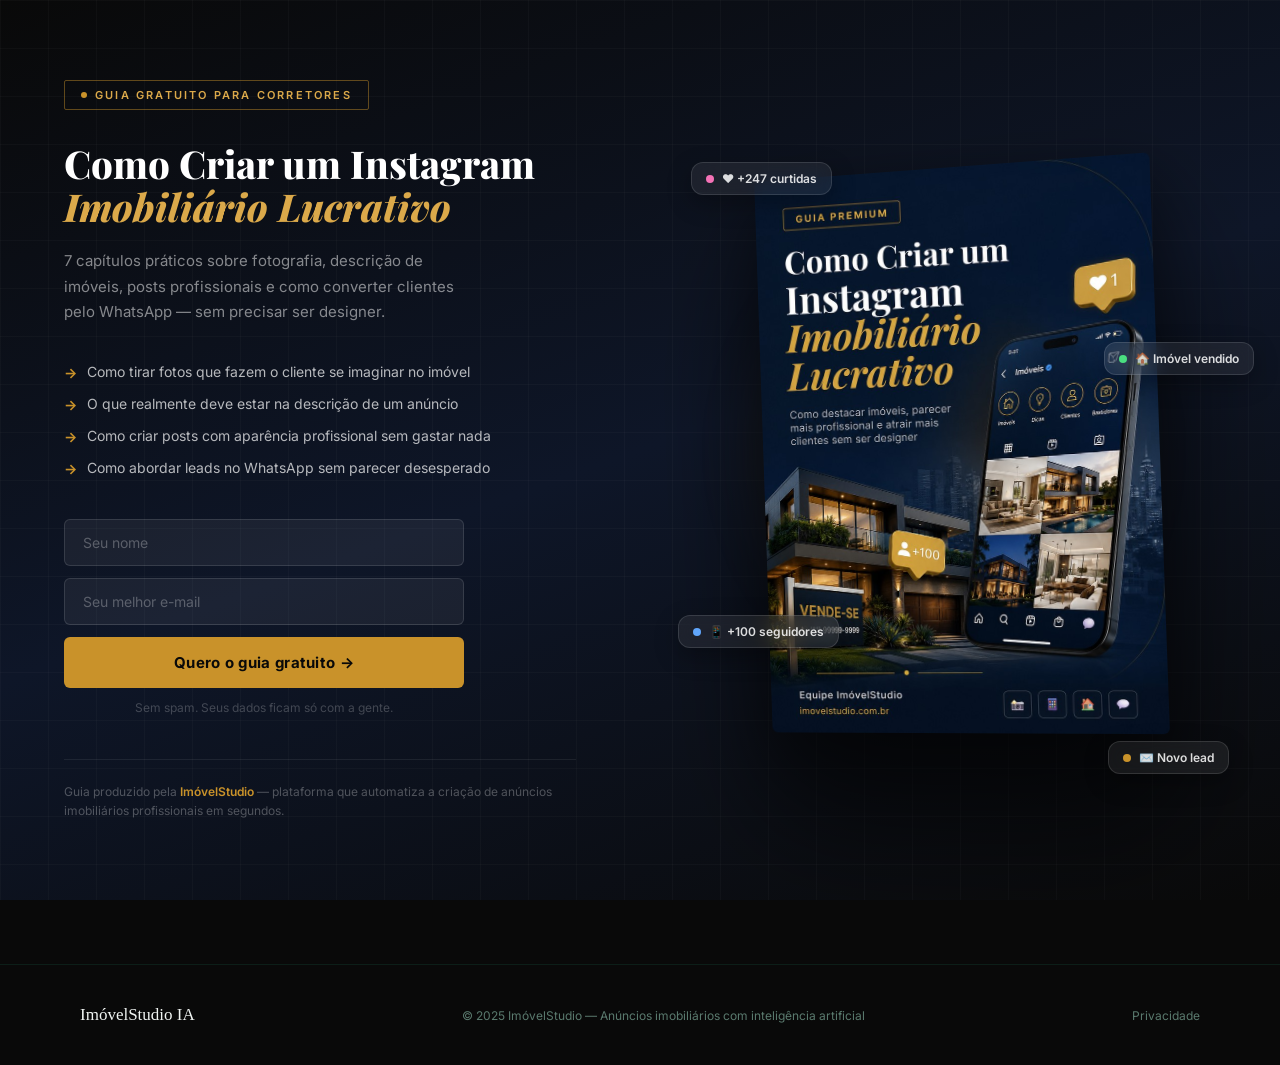
<file: landing-ebook.html>
<!DOCTYPE html>
<html lang="pt-BR">
<head>
<meta charset="UTF-8">
<meta name="viewport" content="width=device-width, initial-scale=1.0">
<title>Guia Gratuito — Como Criar um Instagram Imobiliário Lucrativo</title>
<link href="https://fonts.googleapis.com/css2?family=Playfair+Display:ital,wght@0,700;0,800;1,700&family=Inter:wght@300;400;500;600&display=swap" rel="stylesheet">
<style>
  *, *::before, *::after { box-sizing: border-box; margin: 0; padding: 0; }
  :root {
    --bg: #090909;
    --bg2: #0e1628;
    --gold: #c9922a;
    --gold-light: #dba94a;
    --white: #ffffff;
    --gray: rgba(255,255,255,0.5);
  }
  html, body { height: 100%; font-family: "Inter", sans-serif; background: var(--bg); color: var(--white); }

  .hero {
    display: grid;
    grid-template-columns: 1fr 1fr;
    min-height: 100vh;
    background: linear-gradient(160deg, #090909 0%, #0e1628 50%, #090909 100%);
    position: relative;
    overflow: hidden;
  }

  /* grade discreta no fundo */
  .hero::before {
    content: "";
    position: absolute; inset: 0;
    background-image:
      linear-gradient(rgba(255,255,255,.025) 1px, transparent 1px),
      linear-gradient(90deg, rgba(255,255,255,.025) 1px, transparent 1px);
    background-size: 48px 48px;
    pointer-events: none;
  }

  /* ── LADO ESQUERDO ── */
  .left {
    display: flex; flex-direction: column; justify-content: center;
    padding: 72px 64px; position: relative; z-index: 2;
  }

  .badge {
    display: inline-flex; align-items: center; gap: 8px;
    border: 1px solid rgba(201,146,42,.45); color: var(--gold-light);
    font-size: 11px; font-weight: 600; letter-spacing: .2em;
    text-transform: uppercase; padding: 7px 16px; border-radius: 2px;
    margin-bottom: 32px; width: fit-content;
  }
  .badge::before { content: ""; width: 6px; height: 6px; background: var(--gold); border-radius: 50%; }

  .headline {
    font-family: "Playfair Display", serif;
    font-size: clamp(26px, 3vw, 46px); font-weight: 800;
    line-height: 1.12; margin-bottom: 20px;
  }
  .headline em { color: var(--gold-light); font-style: italic; }

  .subheadline { font-size: 15px; color: var(--gray); line-height: 1.7; margin-bottom: 36px; max-width: 400px; }

  .benefits { list-style: none; display: flex; flex-direction: column; gap: 10px; margin-bottom: 40px; }
  .benefits li { display: flex; align-items: flex-start; gap: 10px; font-size: 14px; color: rgba(255,255,255,.7); line-height: 1.5; }
  .benefits li::before { content: "→"; color: var(--gold); font-weight: 700; flex-shrink: 0; margin-top: 1px; }

  .form-wrap { display: flex; flex-direction: column; gap: 12px; max-width: 400px; }
  .input-group input {
    width: 100%; background: rgba(255,255,255,.06);
    border: 1px solid rgba(255,255,255,.12); border-radius: 6px;
    padding: 14px 18px; font-size: 14px; color: var(--white);
    font-family: "Inter", sans-serif; outline: none;
    transition: border-color .2s, background .2s;
  }
  .input-group input::placeholder { color: rgba(255,255,255,.28); }
  .input-group input:focus { border-color: var(--gold); background: rgba(255,255,255,.09); }

  .btn-download {
    background: var(--gold); color: #090909; border: none; border-radius: 6px;
    padding: 16px 24px; font-size: 15px; font-weight: 700;
    font-family: "Inter", sans-serif; cursor: pointer;
    transition: background .2s, transform .15s; letter-spacing: .02em;
  }
  .btn-download:hover { background: var(--gold-light); transform: translateY(-1px); }
  .btn-download:disabled { opacity: .6; cursor: not-allowed; transform: none; }

  .form-note { font-size: 12px; color: rgba(255,255,255,.22); text-align: center; }
  .error-msg { font-size: 12px; color: #ff6b6b; display: none; }

  .studio-mention { margin-top: 44px; padding-top: 22px; border-top: 1px solid rgba(255,255,255,.07); }
  .studio-mention p { font-size: 12px; color: rgba(255,255,255,.28); line-height: 1.6; }
  .studio-mention a { color: var(--gold); text-decoration: none; font-weight: 600; }
  .studio-mention a:hover { color: var(--gold-light); }

  /* ── LADO DIREITO ── */
  .right {
    position: relative; z-index: 2;
    display: flex; align-items: center; justify-content: center;
    padding: 40px 32px 40px 0;
    overflow: visible;
  }

  /* glow atrás da capa */
  .book-glow {
    position: absolute;
    width: 420px; height: 520px;
    background: radial-gradient(circle, rgba(201,146,42,.18) 0%, rgba(14,22,40,.0) 70%);
    border-radius: 50%;
    pointer-events: none;
    z-index: 0;
    filter: blur(24px);
  }

  .book-wrap {
    position: relative; z-index: 1;
    transform: perspective(1000px) rotateY(-8deg) rotate(-2deg);
    transition: transform .4s ease;
    filter: drop-shadow(0 80px 60px rgba(0,0,0,.55)) drop-shadow(0 20px 28px rgba(0,0,0,.4));
    /* deixa a capa transbordar levemente à direita */
    margin-right: -24px;
  }
  .book-wrap:hover {
    transform: perspective(1000px) rotateY(-4deg) rotate(-1deg) translateY(-6px);
  }

  .book-img {
    width: 100%; max-width: 400px; height: auto;
    display: block; border-radius: 6px;
    object-fit: contain;
  }

  /* elementos flutuantes */
  .float {
    position: absolute; z-index: 2;
    background: rgba(255,255,255,.07);
    backdrop-filter: blur(12px);
    border: 1px solid rgba(255,255,255,.12);
    border-radius: 12px;
    padding: 8px 14px;
    display: flex; align-items: center; gap: 8px;
    font-size: 12px; font-weight: 600; color: rgba(255,255,255,.85);
    box-shadow: 0 8px 24px rgba(0,0,0,.3);
    animation: floatAnim 4s ease-in-out infinite;
    white-space: nowrap;
  }
  .float-1 { top: 18%; left: 8%; animation-delay: 0s; }
  .float-2 { top: 38%; right: 4%; animation-delay: 1.2s; }
  .float-3 { bottom: 28%; left: 6%; animation-delay: 0.6s; }
  .float-4 { bottom: 14%; right: 8%; animation-delay: 1.8s; }

  .float-dot {
    width: 8px; height: 8px; border-radius: 50%; flex-shrink: 0;
  }
  .dot-gold { background: var(--gold); }
  .dot-green { background: #4ade80; }
  .dot-blue { background: #60a5fa; }
  .dot-pink { background: #f472b6; }

  @keyframes floatAnim {
    0%, 100% { transform: translateY(0); }
    50% { transform: translateY(-8px); }
  }

  /* ── SUCESSO ── */
  .success-msg {
    display: none; flex-direction: column; align-items: flex-start; gap: 16px;
    padding: 28px 32px; background: rgba(201,146,42,.08);
    border: 1px solid rgba(201,146,42,.25); border-radius: 10px; max-width: 400px;
  }
  .success-msg .check {
    width: 48px; height: 48px; background: var(--gold); border-radius: 50%;
    display: flex; align-items: center; justify-content: center;
    font-size: 20px; color: #090909; font-weight: 700;
  }
  .success-msg h3 { font-family: "Playfair Display", serif; font-size: 20px; }
  .success-msg p { font-size: 14px; color: rgba(255,255,255,.6); line-height: 1.6; }
  .btn-dl-direct {
    display: inline-block; background: var(--gold); color: #090909;
    padding: 13px 28px; border-radius: 6px; font-weight: 700;
    font-size: 14px; text-decoration: none; transition: background .2s;
  }
  .btn-dl-direct:hover { background: var(--gold-light); }

  /* ── RESPONSIVO ── */
  @media (max-width: 768px) {
    .hero { grid-template-columns: 1fr; }
    .left { padding: 52px 28px; order: 2; }
    .right { min-height: 340px; order: 1; padding: 48px 28px; overflow: hidden; }
    .book-wrap { transform: perspective(1000px) rotateY(-4deg) rotate(-1deg); margin-right: 0; }
    .book-img { max-width: 240px; }
    .float { display: none; }
  }
</style>
</head>
<body>
<div class="hero">

  <!-- ESQUERDO -->
  <div class="left">
    <span class="badge">Guia gratuito para corretores</span>
    <h1 class="headline">
      Como Criar um Instagram<br>
      <em>Imobiliário Lucrativo</em>
    </h1>
    <p class="subheadline">
      7 capítulos práticos sobre fotografia, descrição de imóveis, posts profissionais e como converter clientes pelo WhatsApp — sem precisar ser designer.
    </p>
    <ul class="benefits">
      <li>Como tirar fotos que fazem o cliente se imaginar no imóvel</li>
      <li>O que realmente deve estar na descrição de um anúncio</li>
      <li>Como criar posts com aparência profissional sem gastar nada</li>
      <li>Como abordar leads no WhatsApp sem parecer desesperado</li>
    </ul>

    <div class="form-wrap" id="form-wrap">
      <div class="input-group">
        <input type="text" id="input-nome" placeholder="Seu nome" autocomplete="name">
      </div>
      <div class="input-group">
        <input type="email" id="input-email" placeholder="Seu melhor e-mail" autocomplete="email">
      </div>
      <p class="error-msg" id="error-msg">Preencha nome e e-mail para continuar.</p>
      <button class="btn-download" id="btn-baixar" onclick="handleDownload()">
        Quero o guia gratuito →
      </button>
      <p class="form-note">Sem spam. Seus dados ficam só com a gente.</p>
    </div>

    <div class="success-msg" id="success-msg">
      <div class="check">✓</div>
      <h3>Tudo certo!</h3>
      <p>Seu guia está pronto. Clique abaixo para baixar o PDF.</p>
      <a class="btn-dl-direct" href="ebook-imovelstudio.pdf" download="Como-Criar-um-Instagram-Imobiliario-Lucrativo.pdf">
        Baixar PDF agora
      </a>
    </div>

    <div class="studio-mention">
      <p>
        Guia produzido pela <a href="https://imovelstudio.com.br" target="_blank">ImóvelStudio</a> —
        plataforma que automatiza a criação de anúncios imobiliários profissionais em segundos.
      </p>
    </div>
  </div>

  <!-- DIREITO -->
  <div class="right">
    <!-- elementos flutuantes -->
    <div class="float float-1"><span class="float-dot dot-pink"></span>❤️ +247 curtidas</div>
    <div class="float float-2"><span class="float-dot dot-green"></span>🏠 Imóvel vendido</div>
    <div class="float float-3"><span class="float-dot dot-blue"></span>📱 +100 seguidores</div>
    <div class="float float-4"><span class="float-dot dot-gold"></span>✉️ Novo lead</div>

    <div class="book-glow"></div>
    <div class="book-wrap">
      <img class="book-img" src="[data-uri]" alt="Capa do ebook Como Criar um Instagram Imobiliário Lucrativo">
    </div>
  </div>

</div>
<script>
  const SUPABASE_URL = "https://ynahunwezjbnbvyjxvfz.supabase.co";
  const SUPABASE_KEY = "sb_publishable_GDsLQZy_Zsdhr3icE7PByQ_smjPROkn";

  async function salvarLead(nome, email) {
    try {
      const res = await fetch(SUPABASE_URL + "/rest/v1/leads", {
        method: "POST",
        headers: {
          "Content-Type": "application/json",
          "apikey": SUPABASE_KEY,
          "Authorization": "Bearer " + SUPABASE_KEY,
          "Prefer": "return=minimal"
        },
        body: JSON.stringify({ nome, email, origem: "ebook-landing", criado_em: new Date().toISOString() })
      });
      return res.ok || res.status === 201;
    } catch(e) { return false; }
  }

  async function handleDownload() {
    const nome  = document.getElementById("input-nome").value.trim();
    const email = document.getElementById("input-email").value.trim();
    const btn   = document.getElementById("btn-baixar");
    const err   = document.getElementById("error-msg");

    if (!nome || !email || !email.includes("@")) {
      err.style.display = "block"; return;
    }
    err.style.display = "none";
    btn.disabled = true;
    btn.textContent = "Aguarde...";

    await salvarLead(nome, email);

    document.getElementById("form-wrap").style.display = "none";
    document.getElementById("success-msg").style.display = "flex";
  }
</script>

<footer style="border-top:1px solid rgba(29,158,117,0.14);padding:2.5rem 1.5rem;margin-top:4rem;">
  <div style="max-width:1120px;margin:0 auto;display:flex;align-items:center;justify-content:space-between;flex-wrap:wrap;gap:1rem;">
    <span style="font-family:'Fraunces',serif;font-size:17px;color:#f0f4f2;">ImóvelStudio IA</span>
    <span style="font-size:12px;color:#5a7a6e;">© 2025 ImóvelStudio — Anúncios imobiliários com inteligência artificial</span>
    <div style="display:flex;gap:0.75rem;align-items:center;flex-wrap:wrap;font-size:12px;">
      <a href="politica-de-privacidade.html" style="color:#5a7a6e;text-decoration:none;">Privacidade</a>
    </div>
  </div>
</footer>
</body>
</html>
</file>
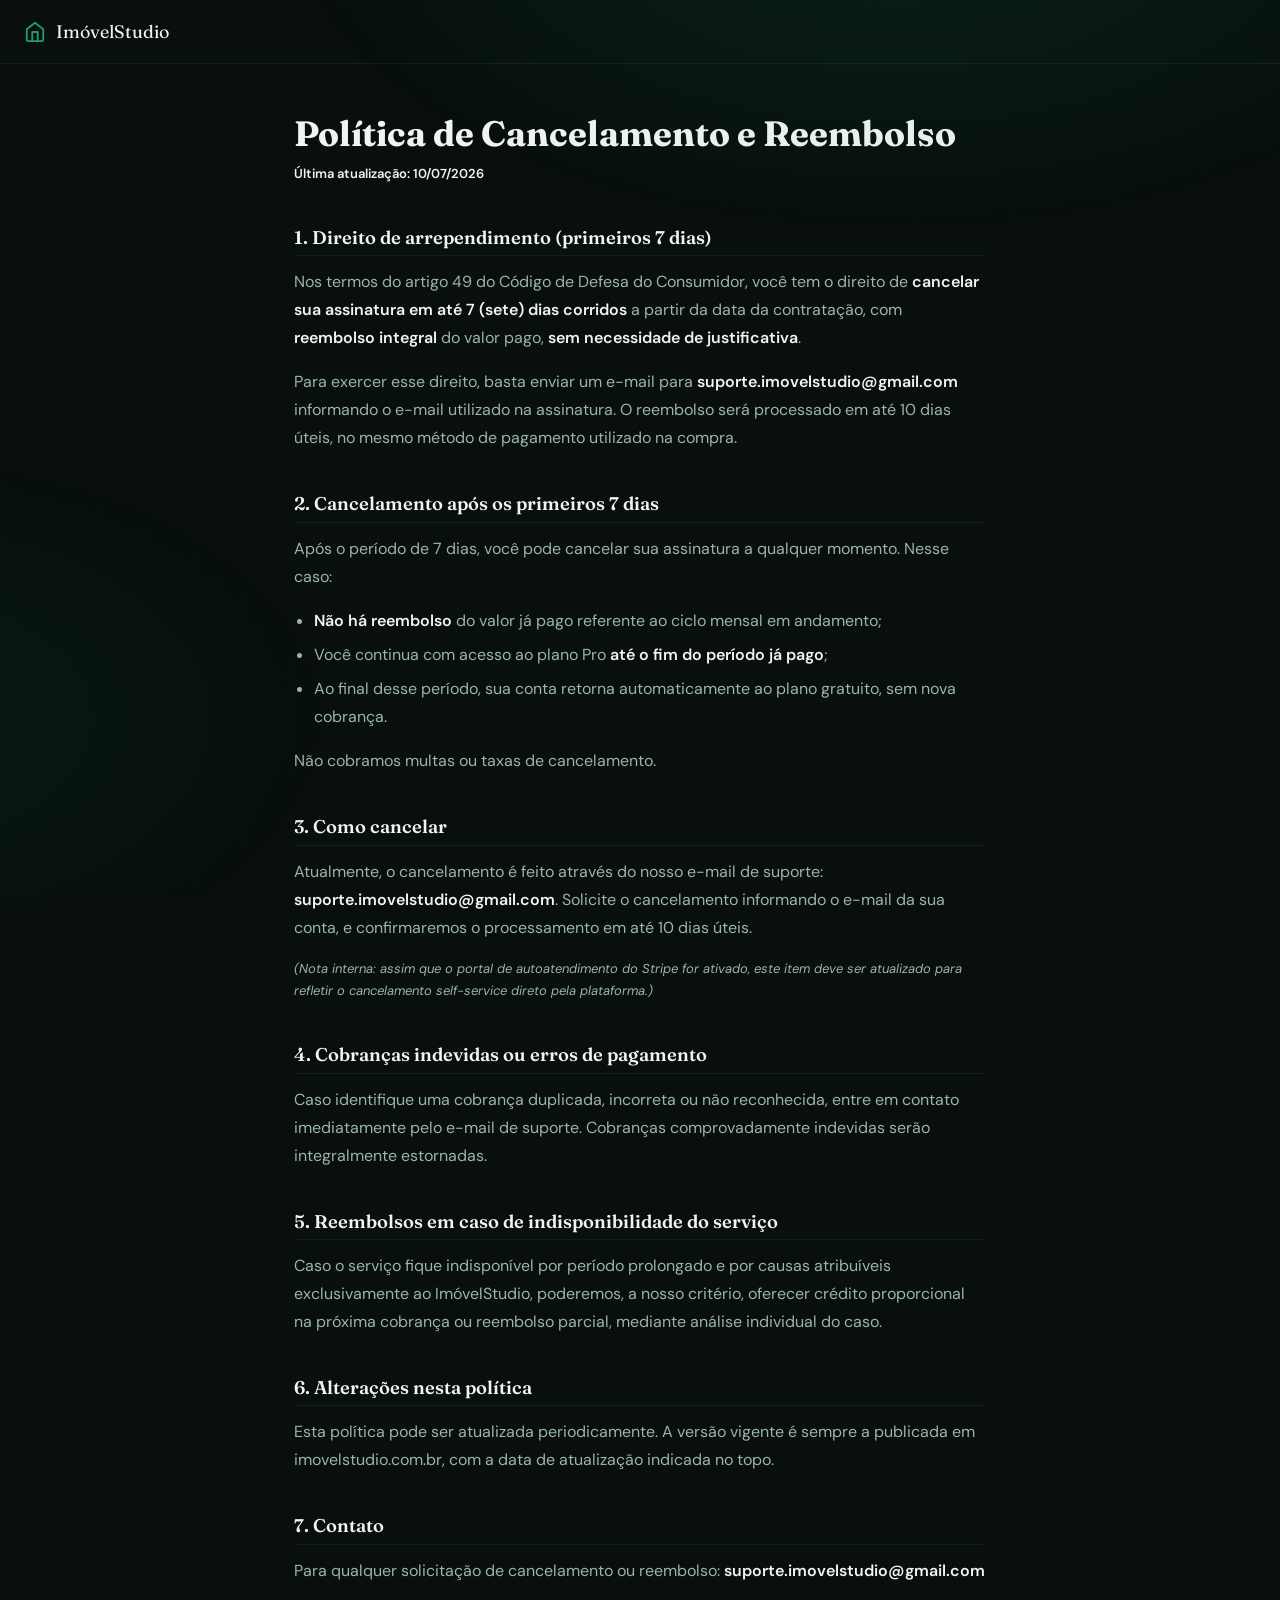
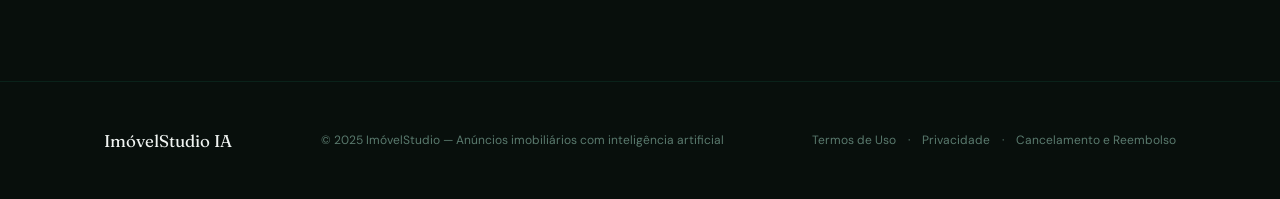
<file: politica-de-cancelamento-e-reembolso.html>
<!DOCTYPE html>
<html lang="pt-BR">
<head>
  <meta charset="UTF-8"/>
  <meta name="viewport" content="width=device-width, initial-scale=1.0"/>
  <title>Política de Cancelamento e Reembolso — ImóvelStudio</title>
  <meta name="description" content="Política de Cancelamento e Reembolso da plataforma ImóvelStudio."/>

  <link href="https://fonts.googleapis.com/css2?family=Fraunces:ital,wght@0,400;0,600;0,700;1,400&family=DM+Sans:opsz,wght@9..40,300;9..40,400;9..40,500;9..40,600&display=swap" rel="stylesheet"/>

  <link rel="stylesheet" href="styles/tokens.css"/>
  <link rel="stylesheet" href="styles/layout.css"/>

  <style>
    .legal-nav {
      border-bottom: 1px solid var(--border);
      padding: 1.25rem 1.5rem;
      display: flex;
      align-items: center;
    }
    .legal-nav-logo {
      display: flex;
      align-items: center;
      gap: 10px;
      text-decoration: none;
      font-family: 'Fraunces', serif;
      font-size: 18px;
      color: var(--text);
    }
    .legal-nav-logo svg {
      width: 22px;
      height: 22px;
      stroke: var(--g);
      fill: none;
      stroke-width: 2;
      stroke-linecap: round;
      stroke-linejoin: round;
    }
    .legal-wrap {
      max-width: 740px;
      margin: 0 auto;
      padding: 3rem 1.5rem 5rem;
    }
    .legal-wrap h1 {
      font-family: 'Fraunces', serif;
      font-size: clamp(1.6rem, 3.5vw, 2.2rem);
      font-weight: 700;
      color: var(--text);
      margin-bottom: 0.5rem;
    }
    .legal-updated {
      font-size: 13px;
      color: var(--text3);
      margin-bottom: 2.5rem;
    }
    .legal-wrap h2 {
      font-family: 'Fraunces', serif;
      font-size: 1.15rem;
      font-weight: 600;
      color: var(--text);
      margin: 2.5rem 0 0.75rem;
      padding-bottom: 0.4rem;
      border-bottom: 1px solid var(--border);
    }
    .legal-wrap p {
      color: var(--text2);
      line-height: 1.75;
      margin-bottom: 1rem;
    }
    .legal-wrap ul {
      color: var(--text2);
      line-height: 1.75;
      margin: 0.5rem 0 1rem 1.25rem;
    }
    .legal-wrap li {
      margin-bottom: 0.4rem;
    }
    .legal-wrap strong {
      color: var(--text);
      font-weight: 600;
    }
    .legal-note {
      font-size: 13px;
      color: var(--text3);
      font-style: italic;
    }
    .footer-legal {
      display: flex;
      gap: 0.75rem;
      align-items: center;
      flex-wrap: wrap;
      font-size: 12px;
    }
    .footer-legal a {
      color: var(--text3);
      text-decoration: none;
    }
    .footer-legal a:hover {
      color: var(--text2);
    }
    .footer-legal-sep {
      color: var(--text3);
    }
  </style>
</head>
<body>

<nav class="legal-nav">
  <a href="index.html" class="legal-nav-logo">
    <svg viewBox="0 0 24 24"><path d="M3 9l9-7 9 7v11a2 2 0 01-2 2H5a2 2 0 01-2-2z"/><polyline points="9 22 9 12 15 12 15 22"/></svg>
    ImóvelStudio
  </a>
</nav>

<main class="legal-wrap">
  <h1>Política de Cancelamento e Reembolso</h1>
  <p class="legal-updated"><strong>Última atualização: 10/07/2026</strong></p>

  <h2>1. Direito de arrependimento (primeiros 7 dias)</h2>
  <p>Nos termos do artigo 49 do Código de Defesa do Consumidor, você tem o direito de <strong>cancelar sua assinatura em até 7 (sete) dias corridos</strong> a partir da data da contratação, com <strong>reembolso integral</strong> do valor pago, <strong>sem necessidade de justificativa</strong>.</p>
  <p>Para exercer esse direito, basta enviar um e-mail para <strong>suporte.imovelstudio@gmail.com</strong> informando o e-mail utilizado na assinatura. O reembolso será processado em até 10 dias úteis, no mesmo método de pagamento utilizado na compra.</p>

  <h2>2. Cancelamento após os primeiros 7 dias</h2>
  <p>Após o período de 7 dias, você pode cancelar sua assinatura a qualquer momento. Nesse caso:</p>
  <ul>
    <li><strong>Não há reembolso</strong> do valor já pago referente ao ciclo mensal em andamento;</li>
    <li>Você continua com acesso ao plano Pro <strong>até o fim do período já pago</strong>;</li>
    <li>Ao final desse período, sua conta retorna automaticamente ao plano gratuito, sem nova cobrança.</li>
  </ul>
  <p>Não cobramos multas ou taxas de cancelamento.</p>

  <h2>3. Como cancelar</h2>
  <p>Atualmente, o cancelamento é feito através do nosso e-mail de suporte: <strong>suporte.imovelstudio@gmail.com</strong>. Solicite o cancelamento informando o e-mail da sua conta, e confirmaremos o processamento em até 10 dias úteis.</p>
  <p class="legal-note">(Nota interna: assim que o portal de autoatendimento do Stripe for ativado, este item deve ser atualizado para refletir o cancelamento self-service direto pela plataforma.)</p>

  <h2>4. Cobranças indevidas ou erros de pagamento</h2>
  <p>Caso identifique uma cobrança duplicada, incorreta ou não reconhecida, entre em contato imediatamente pelo e-mail de suporte. Cobranças comprovadamente indevidas serão integralmente estornadas.</p>

  <h2>5. Reembolsos em caso de indisponibilidade do serviço</h2>
  <p>Caso o serviço fique indisponível por período prolongado e por causas atribuíveis exclusivamente ao ImóvelStudio, poderemos, a nosso critério, oferecer crédito proporcional na próxima cobrança ou reembolso parcial, mediante análise individual do caso.</p>

  <h2>6. Alterações nesta política</h2>
  <p>Esta política pode ser atualizada periodicamente. A versão vigente é sempre a publicada em imovelstudio.com.br, com a data de atualização indicada no topo.</p>

  <h2>7. Contato</h2>
  <p>Para qualquer solicitação de cancelamento ou reembolso: <strong>suporte.imovelstudio@gmail.com</strong></p>
</main>

<footer class="footer">
  <div class="footer-inner">
    <span class="footer-logo">ImóvelStudio IA</span>
    <span class="footer-copy">© 2025 ImóvelStudio — Anúncios imobiliários com inteligência artificial</span>
    <div class="footer-legal">
      <a href="termos-de-uso.html">Termos de Uso</a>
      <span class="footer-legal-sep">·</span>
      <a href="politica-de-privacidade.html">Privacidade</a>
      <span class="footer-legal-sep">·</span>
      <a href="politica-de-cancelamento-e-reembolso.html">Cancelamento e Reembolso</a>
    </div>
  </div>
</footer>

</body>
</html>
</file>
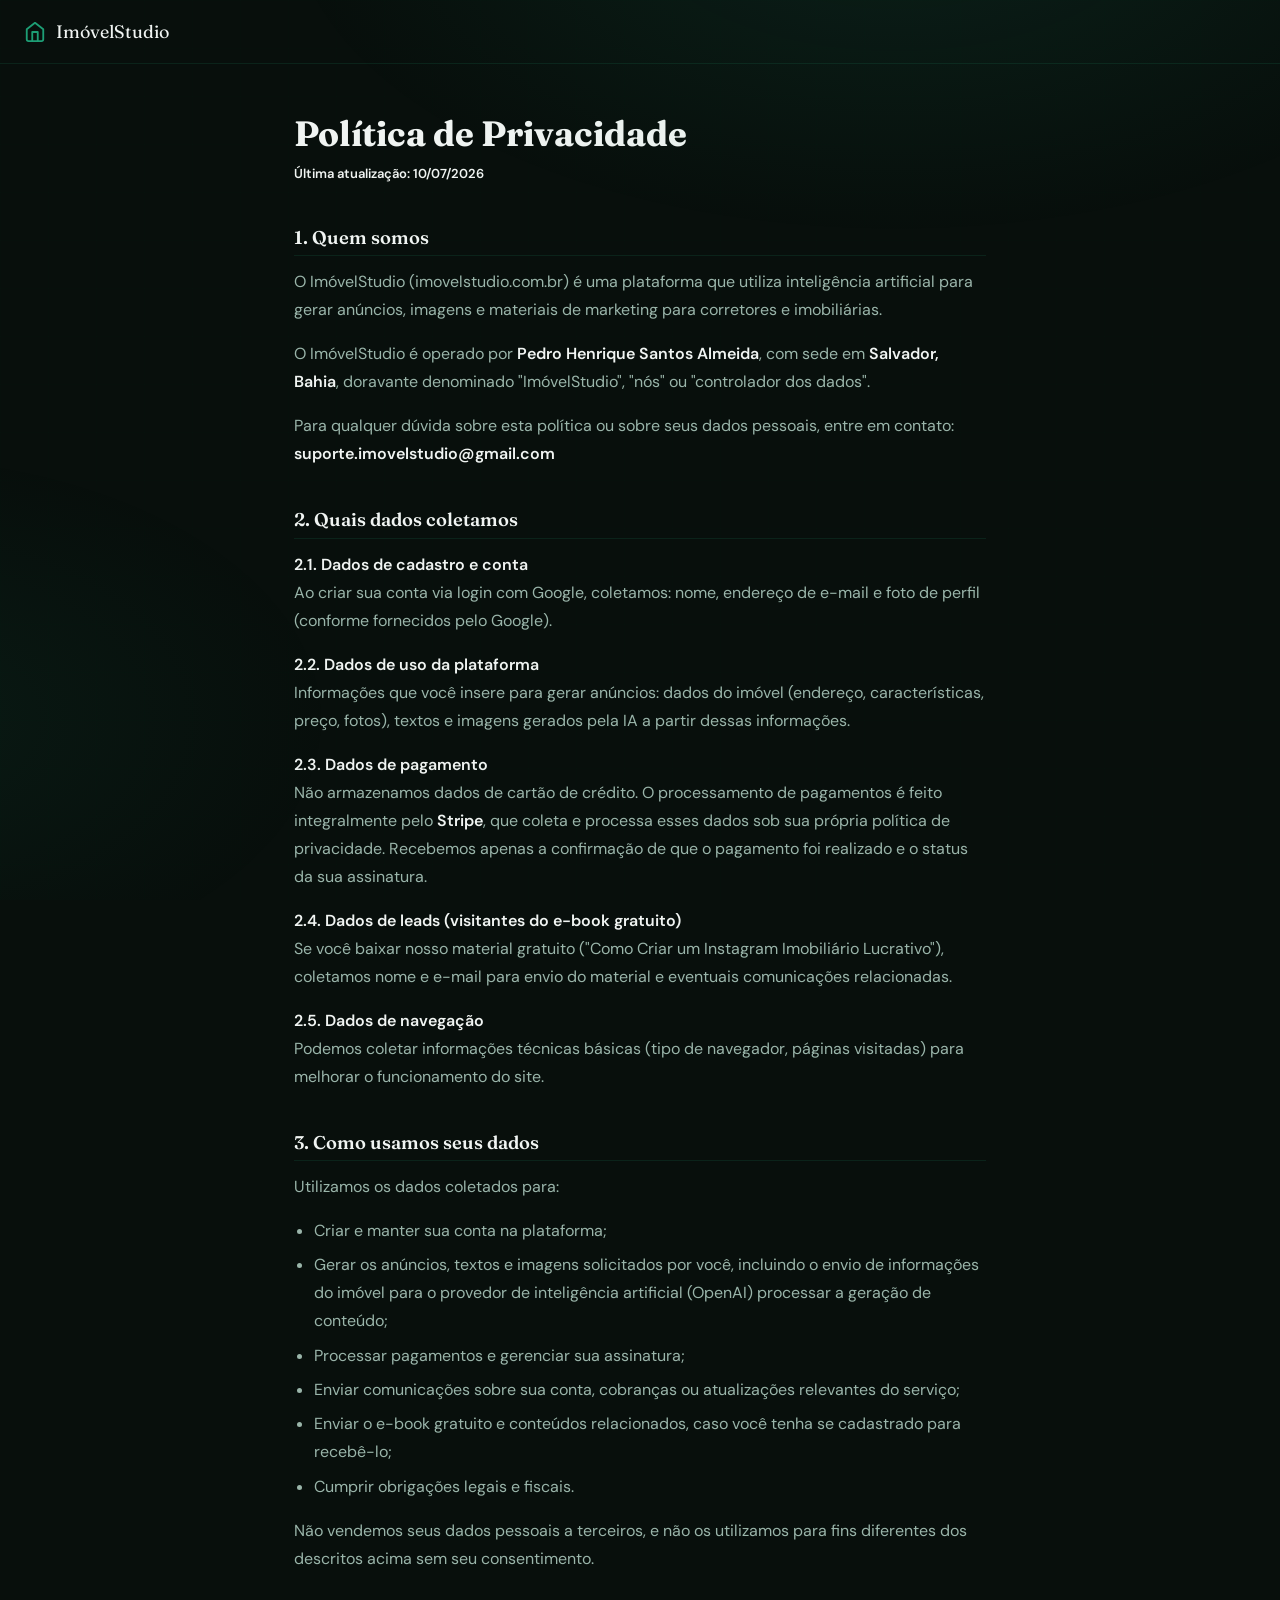
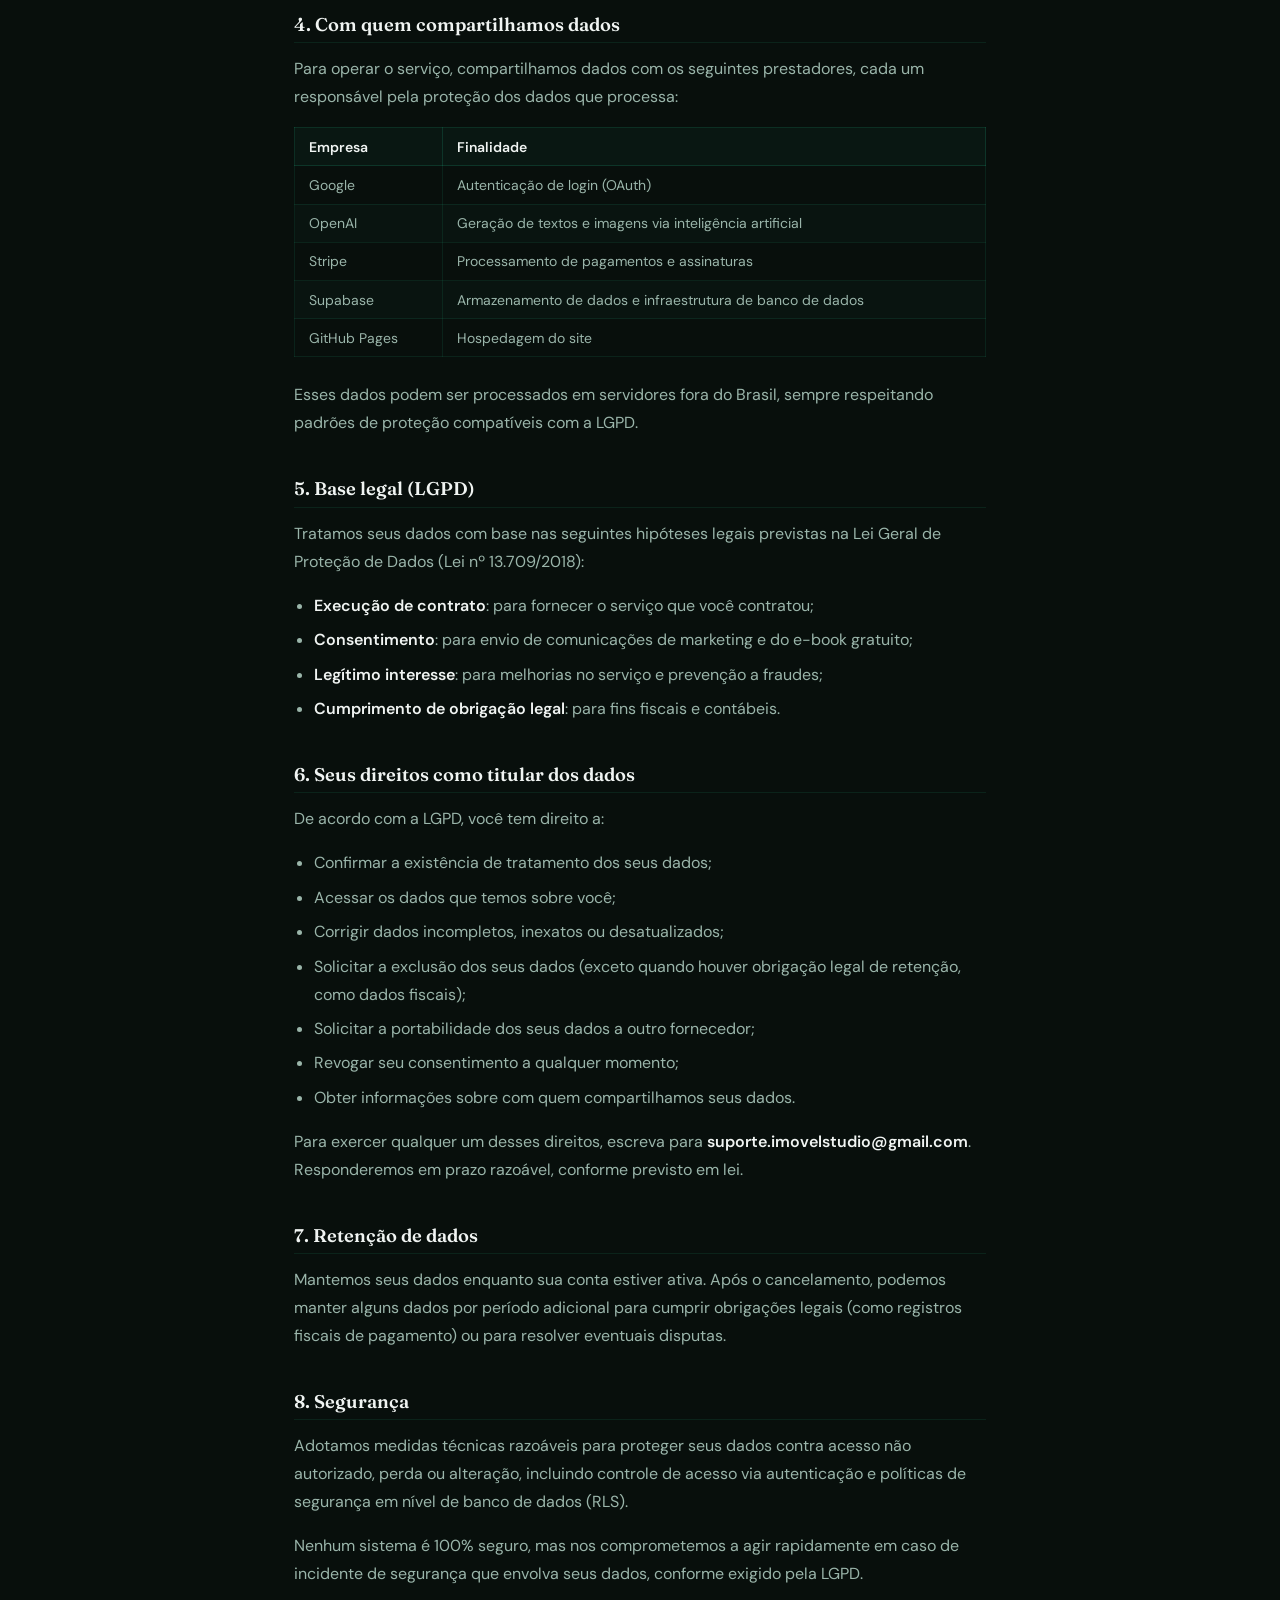
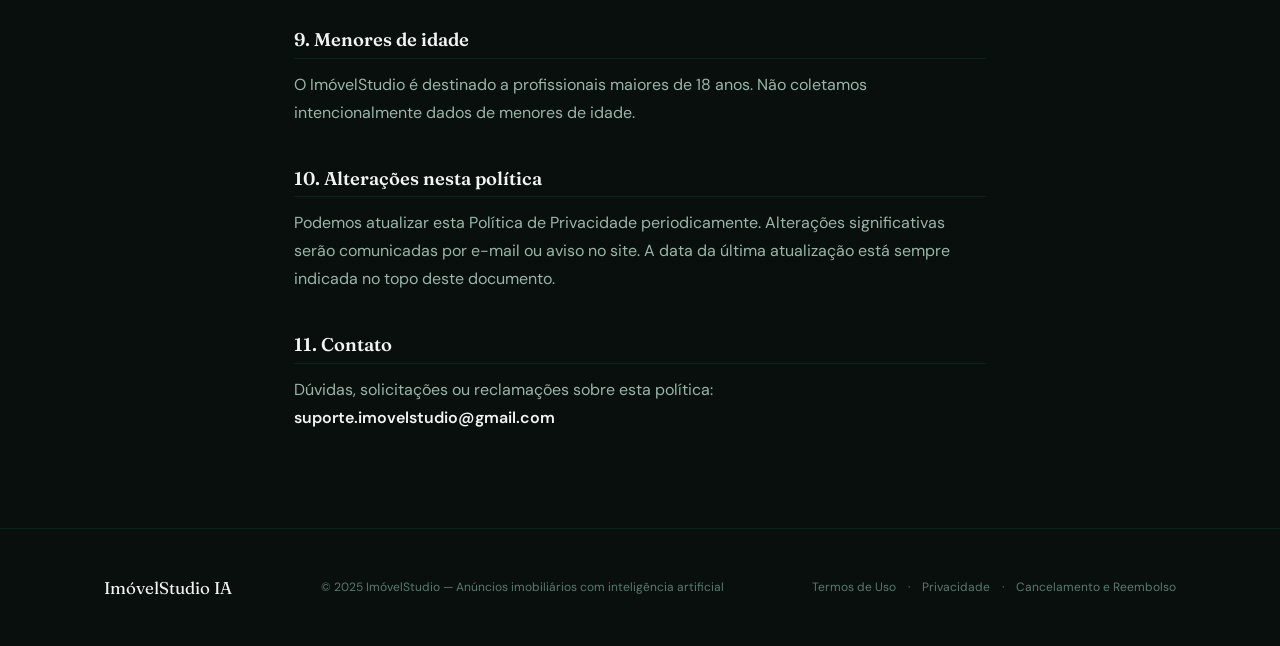
<file: politica-de-privacidade.html>
<!DOCTYPE html>
<html lang="pt-BR">
<head>
  <meta charset="UTF-8"/>
  <meta name="viewport" content="width=device-width, initial-scale=1.0"/>
  <title>Política de Privacidade — ImóvelStudio</title>
  <meta name="description" content="Política de Privacidade da plataforma ImóvelStudio."/>

  <link href="https://fonts.googleapis.com/css2?family=Fraunces:ital,wght@0,400;0,600;0,700;1,400&family=DM+Sans:opsz,wght@9..40,300;9..40,400;9..40,500;9..40,600&display=swap" rel="stylesheet"/>

  <link rel="stylesheet" href="styles/tokens.css"/>
  <link rel="stylesheet" href="styles/layout.css"/>

  <style>
    .legal-nav {
      border-bottom: 1px solid var(--border);
      padding: 1.25rem 1.5rem;
      display: flex;
      align-items: center;
    }
    .legal-nav-logo {
      display: flex;
      align-items: center;
      gap: 10px;
      text-decoration: none;
      font-family: 'Fraunces', serif;
      font-size: 18px;
      color: var(--text);
    }
    .legal-nav-logo svg {
      width: 22px;
      height: 22px;
      stroke: var(--g);
      fill: none;
      stroke-width: 2;
      stroke-linecap: round;
      stroke-linejoin: round;
    }
    .legal-wrap {
      max-width: 740px;
      margin: 0 auto;
      padding: 3rem 1.5rem 5rem;
    }
    .legal-wrap h1 {
      font-family: 'Fraunces', serif;
      font-size: clamp(1.6rem, 3.5vw, 2.2rem);
      font-weight: 700;
      color: var(--text);
      margin-bottom: 0.5rem;
    }
    .legal-updated {
      font-size: 13px;
      color: var(--text3);
      margin-bottom: 2.5rem;
    }
    .legal-wrap h2 {
      font-family: 'Fraunces', serif;
      font-size: 1.15rem;
      font-weight: 600;
      color: var(--text);
      margin: 2.5rem 0 0.75rem;
      padding-bottom: 0.4rem;
      border-bottom: 1px solid var(--border);
    }
    .legal-wrap p {
      color: var(--text2);
      line-height: 1.75;
      margin-bottom: 1rem;
    }
    .legal-wrap ul {
      color: var(--text2);
      line-height: 1.75;
      margin: 0.5rem 0 1rem 1.25rem;
    }
    .legal-wrap li {
      margin-bottom: 0.4rem;
    }
    .legal-wrap strong {
      color: var(--text);
      font-weight: 600;
    }
    .legal-table {
      width: 100%;
      border-collapse: collapse;
      margin: 1rem 0 1.5rem;
      font-size: 14px;
    }
    .legal-table th {
      text-align: left;
      padding: 0.6rem 0.9rem;
      background: var(--surface);
      color: var(--text);
      font-weight: 600;
      border: 1px solid var(--border2);
    }
    .legal-table td {
      padding: 0.6rem 0.9rem;
      color: var(--text2);
      border: 1px solid var(--border);
    }
    .legal-table tr:nth-child(even) td {
      background: rgba(29, 158, 117, 0.03);
    }
    .footer-legal {
      display: flex;
      gap: 0.75rem;
      align-items: center;
      flex-wrap: wrap;
      font-size: 12px;
    }
    .footer-legal a {
      color: var(--text3);
      text-decoration: none;
    }
    .footer-legal a:hover {
      color: var(--text2);
    }
    .footer-legal-sep {
      color: var(--text3);
    }
  </style>
</head>
<body>

<nav class="legal-nav">
  <a href="index.html" class="legal-nav-logo">
    <svg viewBox="0 0 24 24"><path d="M3 9l9-7 9 7v11a2 2 0 01-2 2H5a2 2 0 01-2-2z"/><polyline points="9 22 9 12 15 12 15 22"/></svg>
    ImóvelStudio
  </a>
</nav>

<main class="legal-wrap">
  <h1>Política de Privacidade</h1>
  <p class="legal-updated"><strong>Última atualização: 10/07/2026</strong></p>

  <h2>1. Quem somos</h2>
  <p>O ImóvelStudio (imovelstudio.com.br) é uma plataforma que utiliza inteligência artificial para gerar anúncios, imagens e materiais de marketing para corretores e imobiliárias.</p>
  <p>O ImóvelStudio é operado por <strong>Pedro Henrique Santos Almeida</strong>, com sede em <strong>Salvador, Bahia</strong>, doravante denominado "ImóvelStudio", "nós" ou "controlador dos dados".</p>
  <p>Para qualquer dúvida sobre esta política ou sobre seus dados pessoais, entre em contato: <strong>suporte.imovelstudio@gmail.com</strong></p>

  <h2>2. Quais dados coletamos</h2>
  <p><strong>2.1. Dados de cadastro e conta</strong><br/>
  Ao criar sua conta via login com Google, coletamos: nome, endereço de e-mail e foto de perfil (conforme fornecidos pelo Google).</p>
  <p><strong>2.2. Dados de uso da plataforma</strong><br/>
  Informações que você insere para gerar anúncios: dados do imóvel (endereço, características, preço, fotos), textos e imagens gerados pela IA a partir dessas informações.</p>
  <p><strong>2.3. Dados de pagamento</strong><br/>
  Não armazenamos dados de cartão de crédito. O processamento de pagamentos é feito integralmente pelo <strong>Stripe</strong>, que coleta e processa esses dados sob sua própria política de privacidade. Recebemos apenas a confirmação de que o pagamento foi realizado e o status da sua assinatura.</p>
  <p><strong>2.4. Dados de leads (visitantes do e-book gratuito)</strong><br/>
  Se você baixar nosso material gratuito ("Como Criar um Instagram Imobiliário Lucrativo"), coletamos nome e e-mail para envio do material e eventuais comunicações relacionadas.</p>
  <p><strong>2.5. Dados de navegação</strong><br/>
  Podemos coletar informações técnicas básicas (tipo de navegador, páginas visitadas) para melhorar o funcionamento do site.</p>

  <h2>3. Como usamos seus dados</h2>
  <p>Utilizamos os dados coletados para:</p>
  <ul>
    <li>Criar e manter sua conta na plataforma;</li>
    <li>Gerar os anúncios, textos e imagens solicitados por você, incluindo o envio de informações do imóvel para o provedor de inteligência artificial (OpenAI) processar a geração de conteúdo;</li>
    <li>Processar pagamentos e gerenciar sua assinatura;</li>
    <li>Enviar comunicações sobre sua conta, cobranças ou atualizações relevantes do serviço;</li>
    <li>Enviar o e-book gratuito e conteúdos relacionados, caso você tenha se cadastrado para recebê-lo;</li>
    <li>Cumprir obrigações legais e fiscais.</li>
  </ul>
  <p>Não vendemos seus dados pessoais a terceiros, e não os utilizamos para fins diferentes dos descritos acima sem seu consentimento.</p>

  <h2>4. Com quem compartilhamos dados</h2>
  <p>Para operar o serviço, compartilhamos dados com os seguintes prestadores, cada um responsável pela proteção dos dados que processa:</p>
  <table class="legal-table">
    <thead>
      <tr>
        <th>Empresa</th>
        <th>Finalidade</th>
      </tr>
    </thead>
    <tbody>
      <tr>
        <td>Google</td>
        <td>Autenticação de login (OAuth)</td>
      </tr>
      <tr>
        <td>OpenAI</td>
        <td>Geração de textos e imagens via inteligência artificial</td>
      </tr>
      <tr>
        <td>Stripe</td>
        <td>Processamento de pagamentos e assinaturas</td>
      </tr>
      <tr>
        <td>Supabase</td>
        <td>Armazenamento de dados e infraestrutura de banco de dados</td>
      </tr>
      <tr>
        <td>GitHub Pages</td>
        <td>Hospedagem do site</td>
      </tr>
    </tbody>
  </table>
  <p>Esses dados podem ser processados em servidores fora do Brasil, sempre respeitando padrões de proteção compatíveis com a LGPD.</p>

  <h2>5. Base legal (LGPD)</h2>
  <p>Tratamos seus dados com base nas seguintes hipóteses legais previstas na Lei Geral de Proteção de Dados (Lei nº 13.709/2018):</p>
  <ul>
    <li><strong>Execução de contrato</strong>: para fornecer o serviço que você contratou;</li>
    <li><strong>Consentimento</strong>: para envio de comunicações de marketing e do e-book gratuito;</li>
    <li><strong>Legítimo interesse</strong>: para melhorias no serviço e prevenção a fraudes;</li>
    <li><strong>Cumprimento de obrigação legal</strong>: para fins fiscais e contábeis.</li>
  </ul>

  <h2>6. Seus direitos como titular dos dados</h2>
  <p>De acordo com a LGPD, você tem direito a:</p>
  <ul>
    <li>Confirmar a existência de tratamento dos seus dados;</li>
    <li>Acessar os dados que temos sobre você;</li>
    <li>Corrigir dados incompletos, inexatos ou desatualizados;</li>
    <li>Solicitar a exclusão dos seus dados (exceto quando houver obrigação legal de retenção, como dados fiscais);</li>
    <li>Solicitar a portabilidade dos seus dados a outro fornecedor;</li>
    <li>Revogar seu consentimento a qualquer momento;</li>
    <li>Obter informações sobre com quem compartilhamos seus dados.</li>
  </ul>
  <p>Para exercer qualquer um desses direitos, escreva para <strong>suporte.imovelstudio@gmail.com</strong>. Responderemos em prazo razoável, conforme previsto em lei.</p>

  <h2>7. Retenção de dados</h2>
  <p>Mantemos seus dados enquanto sua conta estiver ativa. Após o cancelamento, podemos manter alguns dados por período adicional para cumprir obrigações legais (como registros fiscais de pagamento) ou para resolver eventuais disputas.</p>

  <h2>8. Segurança</h2>
  <p>Adotamos medidas técnicas razoáveis para proteger seus dados contra acesso não autorizado, perda ou alteração, incluindo controle de acesso via autenticação e políticas de segurança em nível de banco de dados (RLS).</p>
  <p>Nenhum sistema é 100% seguro, mas nos comprometemos a agir rapidamente em caso de incidente de segurança que envolva seus dados, conforme exigido pela LGPD.</p>

  <h2>9. Menores de idade</h2>
  <p>O ImóvelStudio é destinado a profissionais maiores de 18 anos. Não coletamos intencionalmente dados de menores de idade.</p>

  <h2>10. Alterações nesta política</h2>
  <p>Podemos atualizar esta Política de Privacidade periodicamente. Alterações significativas serão comunicadas por e-mail ou aviso no site. A data da última atualização está sempre indicada no topo deste documento.</p>

  <h2>11. Contato</h2>
  <p>Dúvidas, solicitações ou reclamações sobre esta política:<br/>
  <strong>suporte.imovelstudio@gmail.com</strong></p>
</main>

<footer class="footer">
  <div class="footer-inner">
    <span class="footer-logo">ImóvelStudio IA</span>
    <span class="footer-copy">© 2025 ImóvelStudio — Anúncios imobiliários com inteligência artificial</span>
    <div class="footer-legal">
      <a href="termos-de-uso.html">Termos de Uso</a>
      <span class="footer-legal-sep">·</span>
      <a href="politica-de-privacidade.html">Privacidade</a>
      <span class="footer-legal-sep">·</span>
      <a href="politica-de-cancelamento-e-reembolso.html">Cancelamento e Reembolso</a>
    </div>
  </div>
</footer>

</body>
</html>
</file>
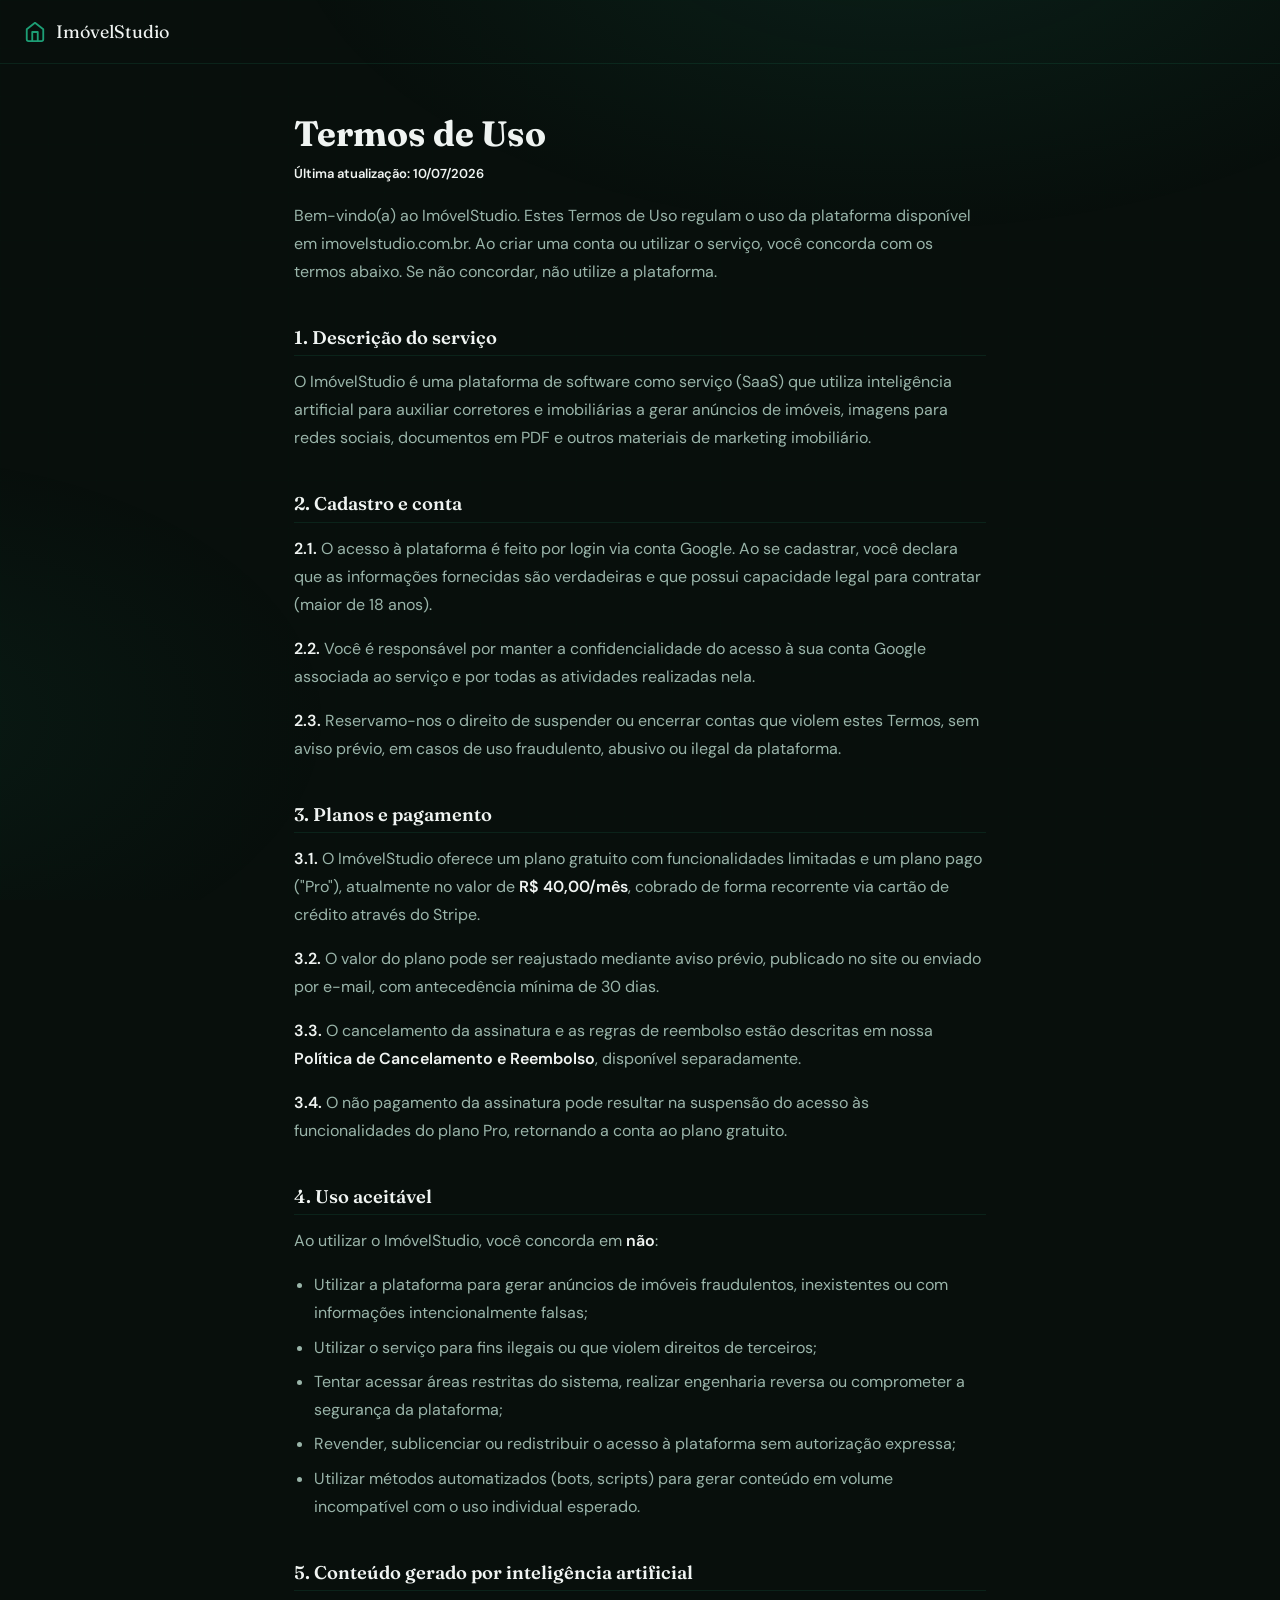
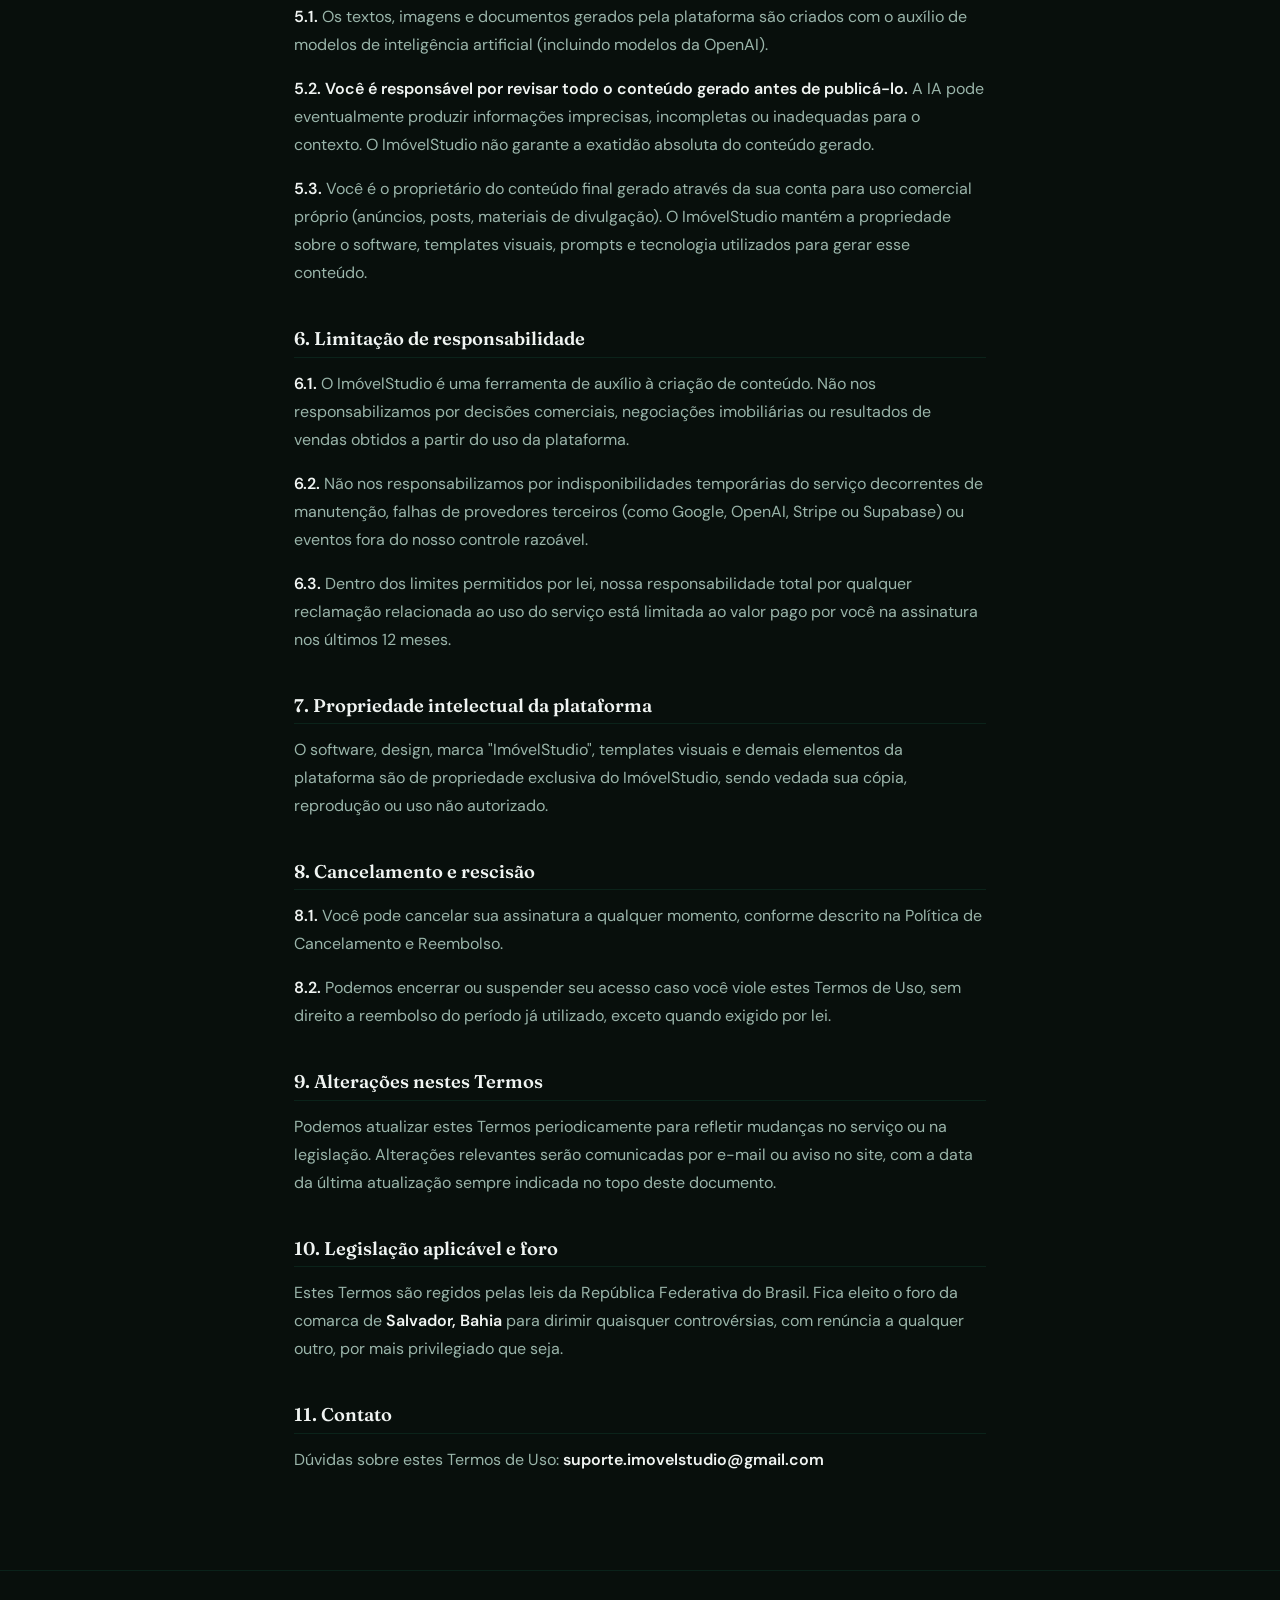
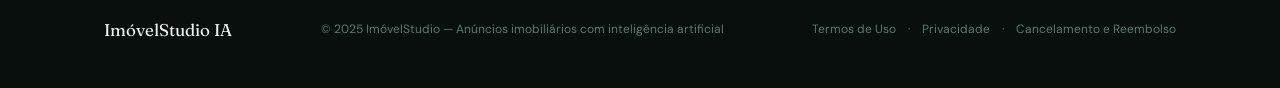
<file: termos-de-uso.html>
<!DOCTYPE html>
<html lang="pt-BR">
<head>
  <meta charset="UTF-8"/>
  <meta name="viewport" content="width=device-width, initial-scale=1.0"/>
  <title>Termos de Uso — ImóvelStudio</title>
  <meta name="description" content="Termos de Uso da plataforma ImóvelStudio."/>

  <link href="https://fonts.googleapis.com/css2?family=Fraunces:ital,wght@0,400;0,600;0,700;1,400&family=DM+Sans:opsz,wght@9..40,300;9..40,400;9..40,500;9..40,600&display=swap" rel="stylesheet"/>

  <link rel="stylesheet" href="styles/tokens.css"/>
  <link rel="stylesheet" href="styles/layout.css"/>

  <style>
    .legal-nav {
      border-bottom: 1px solid var(--border);
      padding: 1.25rem 1.5rem;
      display: flex;
      align-items: center;
    }
    .legal-nav-logo {
      display: flex;
      align-items: center;
      gap: 10px;
      text-decoration: none;
      font-family: 'Fraunces', serif;
      font-size: 18px;
      color: var(--text);
    }
    .legal-nav-logo svg {
      width: 22px;
      height: 22px;
      stroke: var(--g);
      fill: none;
      stroke-width: 2;
      stroke-linecap: round;
      stroke-linejoin: round;
    }
    .legal-wrap {
      max-width: 740px;
      margin: 0 auto;
      padding: 3rem 1.5rem 5rem;
    }
    .legal-wrap h1 {
      font-family: 'Fraunces', serif;
      font-size: clamp(1.6rem, 3.5vw, 2.2rem);
      font-weight: 700;
      color: var(--text);
      margin-bottom: 0.5rem;
    }
    .legal-updated {
      font-size: 13px;
      color: var(--text3);
      margin-bottom: 2.5rem;
    }
    .legal-wrap h2 {
      font-family: 'Fraunces', serif;
      font-size: 1.15rem;
      font-weight: 600;
      color: var(--text);
      margin: 2.5rem 0 0.75rem;
      padding-bottom: 0.4rem;
      border-bottom: 1px solid var(--border);
    }
    .legal-wrap p {
      color: var(--text2);
      line-height: 1.75;
      margin-bottom: 1rem;
    }
    .legal-wrap ul {
      color: var(--text2);
      line-height: 1.75;
      margin: 0.5rem 0 1rem 1.25rem;
    }
    .legal-wrap li {
      margin-bottom: 0.4rem;
    }
    .legal-wrap strong {
      color: var(--text);
      font-weight: 600;
    }
    .footer-legal {
      display: flex;
      gap: 0.75rem;
      align-items: center;
      flex-wrap: wrap;
      font-size: 12px;
    }
    .footer-legal a {
      color: var(--text3);
      text-decoration: none;
    }
    .footer-legal a:hover {
      color: var(--text2);
    }
    .footer-legal-sep {
      color: var(--text3);
    }
  </style>
</head>
<body>

<nav class="legal-nav">
  <a href="index.html" class="legal-nav-logo">
    <svg viewBox="0 0 24 24"><path d="M3 9l9-7 9 7v11a2 2 0 01-2 2H5a2 2 0 01-2-2z"/><polyline points="9 22 9 12 15 12 15 22"/></svg>
    ImóvelStudio
  </a>
</nav>

<main class="legal-wrap">
  <h1>Termos de Uso</h1>
  <p class="legal-updated"><strong>Última atualização: 10/07/2026</strong></p>

  <p>Bem-vindo(a) ao ImóvelStudio. Estes Termos de Uso regulam o uso da plataforma disponível em imovelstudio.com.br. Ao criar uma conta ou utilizar o serviço, você concorda com os termos abaixo. Se não concordar, não utilize a plataforma.</p>

  <h2>1. Descrição do serviço</h2>
  <p>O ImóvelStudio é uma plataforma de software como serviço (SaaS) que utiliza inteligência artificial para auxiliar corretores e imobiliárias a gerar anúncios de imóveis, imagens para redes sociais, documentos em PDF e outros materiais de marketing imobiliário.</p>

  <h2>2. Cadastro e conta</h2>
  <p><strong>2.1.</strong> O acesso à plataforma é feito por login via conta Google. Ao se cadastrar, você declara que as informações fornecidas são verdadeiras e que possui capacidade legal para contratar (maior de 18 anos).</p>
  <p><strong>2.2.</strong> Você é responsável por manter a confidencialidade do acesso à sua conta Google associada ao serviço e por todas as atividades realizadas nela.</p>
  <p><strong>2.3.</strong> Reservamo-nos o direito de suspender ou encerrar contas que violem estes Termos, sem aviso prévio, em casos de uso fraudulento, abusivo ou ilegal da plataforma.</p>

  <h2>3. Planos e pagamento</h2>
  <p><strong>3.1.</strong> O ImóvelStudio oferece um plano gratuito com funcionalidades limitadas e um plano pago ("Pro"), atualmente no valor de <strong>R$ 40,00/mês</strong>, cobrado de forma recorrente via cartão de crédito através do Stripe.</p>
  <p><strong>3.2.</strong> O valor do plano pode ser reajustado mediante aviso prévio, publicado no site ou enviado por e-mail, com antecedência mínima de 30 dias.</p>
  <p><strong>3.3.</strong> O cancelamento da assinatura e as regras de reembolso estão descritas em nossa <strong>Política de Cancelamento e Reembolso</strong>, disponível separadamente.</p>
  <p><strong>3.4.</strong> O não pagamento da assinatura pode resultar na suspensão do acesso às funcionalidades do plano Pro, retornando a conta ao plano gratuito.</p>

  <h2>4. Uso aceitável</h2>
  <p>Ao utilizar o ImóvelStudio, você concorda em <strong>não</strong>:</p>
  <ul>
    <li>Utilizar a plataforma para gerar anúncios de imóveis fraudulentos, inexistentes ou com informações intencionalmente falsas;</li>
    <li>Utilizar o serviço para fins ilegais ou que violem direitos de terceiros;</li>
    <li>Tentar acessar áreas restritas do sistema, realizar engenharia reversa ou comprometer a segurança da plataforma;</li>
    <li>Revender, sublicenciar ou redistribuir o acesso à plataforma sem autorização expressa;</li>
    <li>Utilizar métodos automatizados (bots, scripts) para gerar conteúdo em volume incompatível com o uso individual esperado.</li>
  </ul>

  <h2>5. Conteúdo gerado por inteligência artificial</h2>
  <p><strong>5.1.</strong> Os textos, imagens e documentos gerados pela plataforma são criados com o auxílio de modelos de inteligência artificial (incluindo modelos da OpenAI).</p>
  <p><strong>5.2.</strong> <strong>Você é responsável por revisar todo o conteúdo gerado antes de publicá-lo.</strong> A IA pode eventualmente produzir informações imprecisas, incompletas ou inadequadas para o contexto. O ImóvelStudio não garante a exatidão absoluta do conteúdo gerado.</p>
  <p><strong>5.3.</strong> Você é o proprietário do conteúdo final gerado através da sua conta para uso comercial próprio (anúncios, posts, materiais de divulgação). O ImóvelStudio mantém a propriedade sobre o software, templates visuais, prompts e tecnologia utilizados para gerar esse conteúdo.</p>

  <h2>6. Limitação de responsabilidade</h2>
  <p><strong>6.1.</strong> O ImóvelStudio é uma ferramenta de auxílio à criação de conteúdo. Não nos responsabilizamos por decisões comerciais, negociações imobiliárias ou resultados de vendas obtidos a partir do uso da plataforma.</p>
  <p><strong>6.2.</strong> Não nos responsabilizamos por indisponibilidades temporárias do serviço decorrentes de manutenção, falhas de provedores terceiros (como Google, OpenAI, Stripe ou Supabase) ou eventos fora do nosso controle razoável.</p>
  <p><strong>6.3.</strong> Dentro dos limites permitidos por lei, nossa responsabilidade total por qualquer reclamação relacionada ao uso do serviço está limitada ao valor pago por você na assinatura nos últimos 12 meses.</p>

  <h2>7. Propriedade intelectual da plataforma</h2>
  <p>O software, design, marca "ImóvelStudio", templates visuais e demais elementos da plataforma são de propriedade exclusiva do ImóvelStudio, sendo vedada sua cópia, reprodução ou uso não autorizado.</p>

  <h2>8. Cancelamento e rescisão</h2>
  <p><strong>8.1.</strong> Você pode cancelar sua assinatura a qualquer momento, conforme descrito na Política de Cancelamento e Reembolso.</p>
  <p><strong>8.2.</strong> Podemos encerrar ou suspender seu acesso caso você viole estes Termos de Uso, sem direito a reembolso do período já utilizado, exceto quando exigido por lei.</p>

  <h2>9. Alterações nestes Termos</h2>
  <p>Podemos atualizar estes Termos periodicamente para refletir mudanças no serviço ou na legislação. Alterações relevantes serão comunicadas por e-mail ou aviso no site, com a data da última atualização sempre indicada no topo deste documento.</p>

  <h2>10. Legislação aplicável e foro</h2>
  <p>Estes Termos são regidos pelas leis da República Federativa do Brasil. Fica eleito o foro da comarca de <strong>Salvador, Bahia</strong> para dirimir quaisquer controvérsias, com renúncia a qualquer outro, por mais privilegiado que seja.</p>

  <h2>11. Contato</h2>
  <p>Dúvidas sobre estes Termos de Uso: <strong>suporte.imovelstudio@gmail.com</strong></p>
</main>

<footer class="footer">
  <div class="footer-inner">
    <span class="footer-logo">ImóvelStudio IA</span>
    <span class="footer-copy">© 2025 ImóvelStudio — Anúncios imobiliários com inteligência artificial</span>
    <div class="footer-legal">
      <a href="termos-de-uso.html">Termos de Uso</a>
      <span class="footer-legal-sep">·</span>
      <a href="politica-de-privacidade.html">Privacidade</a>
      <span class="footer-legal-sep">·</span>
      <a href="politica-de-cancelamento-e-reembolso.html">Cancelamento e Reembolso</a>
    </div>
  </div>
</footer>

</body>
</html>
</file>
<file: styles/tokens.css>
/**
 * MÓDULO: Design Tokens — ImóvelStudio
 * RESPONSABILIDADE: Variáveis CSS globais, reset, tipografia base e texturas de fundo
 * DEPENDÊNCIAS: Nenhuma (arquivo raiz do sistema de design)
 * IMPACTO: Alterações aqui afetam TODO o sistema visualmente
 */

/* ── RESET ────────────────────────────────────────────── */
*, *::before, *::after {
  box-sizing: border-box;
  margin: 0;
  padding: 0;
}

/* ── CUSTOM PROPERTIES ────────────────────────────────── */
:root {
  --g:        #1D9E75;
  --g2:       #0F6E56;
  --g3:       #15785A;
  --glow:     rgba(29, 158, 117, 0.18);
  --g-light:  #E1F5EE;
  --g-mid:    #5DCAA5;

  --bg:   #080f0c;
  --bg2:  #0d1a14;
  --bg3:  #111f18;

  --surface:  rgba(29, 158, 117, 0.06);
  --surface2: rgba(29, 158, 117, 0.10);

  --border:  rgba(29, 158, 117, 0.14);
  --border2: rgba(29, 158, 117, 0.22);

  --text:  #f0f4f2;
  --text2: #9ab5aa;
  --text3: #5a7a6e;

  --gold:       #d4a843;
  --gold-light: #fdf3e3;

  --r:  14px;
  --r2: 20px;
  --r3: 28px;

  --shadow: 0 4px 24px rgba(0, 0, 0, 0.4);
}

/* ── BASE HTML/BODY ───────────────────────────────────── */
html {
  scroll-behavior: smooth;
  font-size: 16px;
}

body {
  font-family: 'DM Sans', sans-serif;
  background: var(--bg);
  color: var(--text);
  min-height: 100vh;
  overflow-x: hidden;
}

/* ── TEXTURA DE FUNDO ─────────────────────────────────── */
body::before {
  content: '';
  position: fixed;
  inset: 0;
  z-index: 0;
  background:
    radial-gradient(ellipse 80% 60% at 70% -10%, rgba(29, 158, 117, 0.12) 0%, transparent 60%),
    radial-gradient(ellipse 60% 50% at -10% 80%,  rgba(29, 158, 117, 0.08) 0%, transparent 60%);
  pointer-events: none;
}

body::after {
  content: '';
  position: fixed;
  inset: 0;
  z-index: 0;
  opacity: 0.025;
  background-image:
    linear-gradient(rgba(29, 158, 117, 0.5) 1px, transparent 1px),
    linear-gradient(90deg, rgba(29, 158, 117, 0.5) 1px, transparent 1px);
  background-size: 48px 48px;
  pointer-events: none;
}

/* ── SCROLL ANIMATIONS ────────────────────────────────── */
.reveal {
  opacity: 0;
  transform: translateY(28px);
  transition: opacity 0.6s ease, transform 0.6s ease;
}
.reveal.in { opacity: 1; transform: translateY(0); }

.reveal-l {
  opacity: 0;
  transform: translateX(-28px);
  transition: opacity 0.6s ease, transform 0.6s ease;
}
.reveal-l.in { opacity: 1; transform: translateX(0); }

.reveal-r {
  opacity: 0;
  transform: translateX(28px);
  transition: opacity 0.6s ease, transform 0.6s ease;
}
.reveal-r.in { opacity: 1; transform: translateX(0); }

.d1 { transition-delay: 0.1s; }
.d2 { transition-delay: 0.2s; }
.d3 { transition-delay: 0.3s; }
.d4 { transition-delay: 0.4s; }

/* ── ANIMAÇÕES GLOBAIS ────────────────────────────────── */
@keyframes pulse {
  0%, 100% { opacity: 1;  box-shadow: 0 0 0 0 var(--glow); }
  50%       { opacity: 0.7; box-shadow: 0 0 0 6px transparent; }
}

@keyframes blink {
  0%, 100% { opacity: 0.2; }
  50%       { opacity: 1; }
}

/* ── LAYOUT BASE ──────────────────────────────────────── */
section {
  position: relative;
  z-index: 1;
}

.container {
  max-width: 1120px;
  margin: 0 auto;
  padding: 0 1.5rem;
}

/* ── TIPOGRAFIA DE SEÇÃO ──────────────────────────────── */
.section-tag {
  font-size: 11px;
  font-weight: 600;
  letter-spacing: 0.12em;
  text-transform: uppercase;
  color: var(--g);
  margin-bottom: 0.75rem;
  display: block;
}

.section-title {
  font-family: 'Fraunces', serif;
  font-size: clamp(1.8rem, 4vw, 2.6rem);
  font-weight: 700;
  line-height: 1.15;
  letter-spacing: -0.02em;
  color: var(--text);
  margin-bottom: 0.75rem;
}

.section-sub {
  font-size: 1rem;
  color: var(--text2);
  line-height: 1.65;
  max-width: 560px;
}

/* ── BOTÕES GLOBAIS ───────────────────────────────────── */
.btn-primary {
  padding: 13px 28px;
  border-radius: var(--r);
  background: var(--g);
  color: #fff;
  font-size: 15px;
  font-weight: 600;
  font-family: 'DM Sans', sans-serif;
  border: none;
  cursor: pointer;
  text-decoration: none;
  transition: all 0.2s;
  display: inline-flex;
  align-items: center;
  gap: 8px;
}
.btn-primary:hover {
  background: var(--g2);
  transform: translateY(-2px);
  box-shadow: 0 8px 24px var(--glow);
}

.btn-ghost {
  padding: 13px 28px;
  border-radius: var(--r);
  background: transparent;
  color: var(--text2);
  font-size: 15px;
  font-weight: 500;
  font-family: 'DM Sans', sans-serif;
  border: 1px solid var(--border2);
  cursor: pointer;
  text-decoration: none;
  transition: all 0.2s;
  display: inline-flex;
  align-items: center;
  gap: 8px;
}
.btn-ghost:hover {
  border-color: var(--g-mid);
  color: var(--text);
}

/* ── LOADING DOTS ─────────────────────────────────────── */
.loading-row {
  display: flex;
  align-items: center;
  gap: 10px;
  padding: 1.25rem;
  color: var(--text2);
  font-size: 13px;
}
.dots { display: flex; gap: 4px; }
.dot {
  width: 5px;
  height: 5px;
  border-radius: 50%;
  background: var(--g);
  animation: blink 1.2s ease-in-out infinite;
}
.dot:nth-child(2) { animation-delay: 0.2s; }
.dot:nth-child(3) { animation-delay: 0.4s; }

/* ── PDF TEMPLATE (OFFSCREEN) ─────────────────────────── */
#pdf-template {
  position: fixed;
  left: -9999px;
  top: 0;
  z-index: -1;
  pointer-events: none;
}
</file>
<file: styles/layout.css>
/**
 * MÓDULO: Layout — Landing Page
 * RESPONSABILIDADE: Estilos da landing page pública (marketing)
 * DEPENDÊNCIAS: tokens.css (variáveis CSS)
 */

/* ══ NAV ══════════════════════════════════════════════ */
.nav {
  position: sticky; top: 0; z-index: 200;
  background: rgba(8, 15, 12, 0.82);
  backdrop-filter: blur(20px);
  border-bottom: 1px solid var(--border);
}
.nav-inner {
  max-width: 1120px; margin: 0 auto; padding: 0 1.5rem;
  height: 60px; display: flex; align-items: center; justify-content: space-between;
}
.nav-logo { display: flex; align-items: center; gap: 10px; text-decoration: none; }
.nav-logo-icon {
  width: 32px; height: 32px; border-radius: 8px; background: var(--g);
  display: flex; align-items: center; justify-content: center;
}
.nav-logo-icon svg { width: 17px; height: 17px; stroke: #fff; fill: none; stroke-width: 2; }
.nav-logo-name { font-family: 'Fraunces', serif; font-size: 19px; color: var(--text); }
.nav-links { display: flex; align-items: center; gap: 1.5rem; }
.nav-link { font-size: 13px; color: var(--text2); text-decoration: none; transition: color 0.2s; }
.nav-link:hover { color: var(--text); }
.nav-cta {
  padding: 7px 18px; border-radius: var(--r); background: var(--g);
  color: #fff; font-size: 13px; font-weight: 600; text-decoration: none;
  transition: background 0.2s; cursor: pointer; border: none; font-family: 'DM Sans', sans-serif;
}
.nav-cta:hover { background: var(--g2); }
.nav-user { display: none; align-items: center; gap: 10px; }
.credits-pill {
  display: flex; align-items: center; gap: 6px; padding: 5px 12px;
  border-radius: 20px; border: 1px solid var(--border); font-size: 12px; background: var(--surface);
}
.cpill-dot { width: 7px; height: 7px; border-radius: 50%; background: var(--g); }
.cpill-dot.low   { background: #f59e0b; }
.cpill-dot.empty { background: #ef4444; }
.nav-avatar { width: 30px; height: 30px; border-radius: 50%; object-fit: cover; border: 1.5px solid var(--border2); }
.nav-logout {
  font-size: 12px; color: var(--text3); background: none; border: none;
  cursor: pointer; padding: 4px 8px; border-radius: 6px; transition: color 0.2s; font-family: 'DM Sans', sans-serif;
}
.nav-logout:hover { color: var(--text2); }

/* ══ HERO ═════════════════════════════════════════════ */
.hero {
  position: relative; z-index: 1;
  max-width: 1120px; margin: 0 auto; padding: 7rem 1.5rem 5rem; text-align: center;
}
.hero-badge {
  display: inline-flex; align-items: center; gap: 7px; padding: 5px 14px;
  border-radius: 40px; border: 1px solid var(--border2); background: var(--surface);
  font-size: 12px; color: var(--text2); margin-bottom: 2rem;
}
.badge-pulse { width: 7px; height: 7px; border-radius: 50%; background: var(--g); animation: pulse 2s infinite; }
.hero h1 {
  font-family: 'Fraunces', serif; font-size: clamp(2.6rem, 6vw, 4.2rem);
  font-weight: 700; line-height: 1.08; letter-spacing: -0.02em; margin-bottom: 1.5rem;
  background: linear-gradient(135deg, #f0f4f2 30%, var(--g-mid));
  -webkit-background-clip: text; -webkit-text-fill-color: transparent; background-clip: text;
}
.hero h1 em { font-style: italic; -webkit-text-fill-color: var(--g); }
.hero-sub { font-size: 1.15rem; color: var(--text2); line-height: 1.65; max-width: 540px; margin: 0 auto 2.5rem; }
.hero-btns { display: flex; gap: 12px; justify-content: center; flex-wrap: wrap; }
.hero-stats { display: flex; gap: 2.5rem; justify-content: center; margin-top: 3.5rem; flex-wrap: wrap; }
.stat { text-align: center; }
.stat-num { font-family: 'Fraunces', serif; font-size: 2rem; font-weight: 700; color: var(--g); display: block; }
.stat-label { font-size: 12px; color: var(--text3); margin-top: 2px; }

/* ══ HOW IT WORKS ══════════════════════════════════════ */
.how { padding: 6rem 0; }
.how-grid { display: grid; grid-template-columns: repeat(3, 1fr); gap: 1.5rem; margin-top: 3rem; }
.how-card {
  background: var(--surface); border: 1px solid var(--border); border-radius: var(--r2);
  padding: 2rem 1.75rem; transition: all 0.3s; position: relative; overflow: hidden;
}
.how-card::before {
  content: ''; position: absolute; inset: 0; border-radius: var(--r2);
  background: radial-gradient(ellipse 80% 60% at 50% -20%, var(--glow), transparent);
  opacity: 0; transition: opacity 0.3s;
}
.how-card:hover::before { opacity: 1; }
.how-card:hover { border-color: var(--border2); transform: translateY(-4px); }
.how-num {
  width: 36px; height: 36px; border-radius: 50%; background: rgba(29,158,117,0.15);
  border: 1px solid var(--border2); display: flex; align-items: center; justify-content: center;
  font-family: 'Fraunces', serif; font-size: 15px; font-weight: 700; color: var(--g); margin-bottom: 1.25rem;
}
.how-title { font-size: 15px; font-weight: 600; color: var(--text); margin-bottom: 0.5rem; }
.how-desc { font-size: 13px; color: var(--text2); line-height: 1.6; }

/* ══ FEATURES ══════════════════════════════════════════ */
.features { padding: 6rem 0; background: linear-gradient(180deg, transparent, var(--bg2), transparent); }
.features-grid { display: grid; grid-template-columns: repeat(2, 1fr); gap: 1.25rem; margin-top: 3rem; }
.feat-card {
  background: var(--surface); border: 1px solid var(--border); border-radius: var(--r2);
  padding: 1.75rem; display: flex; gap: 1.25rem; transition: all 0.3s;
}
.feat-card:hover { border-color: var(--border2); background: var(--surface2); }
.feat-icon {
  width: 44px; height: 44px; border-radius: 10px; background: rgba(29,158,117,0.12);
  border: 1px solid var(--border2); display: flex; align-items: center; justify-content: center; flex-shrink: 0;
}
.feat-icon svg { width: 20px; height: 20px; stroke: var(--g); fill: none; stroke-width: 1.75; }
.feat-title { font-size: 14px; font-weight: 600; color: var(--text); margin-bottom: 0.4rem; }
.feat-desc { font-size: 13px; color: var(--text2); line-height: 1.6; }
.feat-card.premium { border-color: rgba(212,168,67,0.25); background: rgba(212,168,67,0.04); }
.feat-card.premium .feat-icon { background: rgba(212,168,67,0.1); border-color: rgba(212,168,67,0.25); }
.feat-card.premium .feat-icon svg { stroke: var(--gold); }
.feat-card.premium .feat-title { color: var(--gold); }
.premium-badge {
  display: inline-flex; align-items: center; gap: 4px; padding: 2px 8px;
  border-radius: 20px; background: rgba(212,168,67,0.12); border: 1px solid rgba(212,168,67,0.3);
  font-size: 10px; font-weight: 700; color: var(--gold); text-transform: uppercase;
  letter-spacing: 0.06em; margin-left: 8px; vertical-align: middle;
}

/* ══ PREVIEW ═══════════════════════════════════════════ */
.preview { padding: 6rem 0; }
.preview-grid { display: grid; grid-template-columns: repeat(3, 1fr); gap: 1.25rem; margin-top: 3rem; }
.preview-card {
  background: var(--surface); border: 1px solid var(--border); border-radius: var(--r2);
  overflow: hidden; transition: all 0.3s;
}
.preview-card:hover { border-color: var(--border2); transform: translateY(-3px); }
.preview-header {
  padding: 12px 16px; background: var(--surface2); border-bottom: 1px solid var(--border);
  display: flex; align-items: center; justify-content: space-between;
}
.preview-platform { font-size: 11px; font-weight: 600; color: var(--g); text-transform: uppercase; letter-spacing: 0.08em; }
.preview-tom { font-size: 10px; color: var(--text3); padding: 2px 8px; border-radius: 20px; border: 1px solid var(--border); }
.preview-body { padding: 1.25rem; position: relative; }
.preview-title { font-size: 13px; font-weight: 700; color: var(--text); margin-bottom: 0.6rem; line-height: 1.3; }
.preview-text { font-size: 12px; color: var(--text2); line-height: 1.65; }
.preview-score { display: flex; align-items: center; gap: 8px; padding: 10px 16px; border-top: 1px solid var(--border); background: rgba(29,158,117,0.04); }
.preview-score-bar { flex: 1; height: 4px; background: rgba(255,255,255,0.08); border-radius: 2px; overflow: hidden; }
.preview-score-fill { height: 100%; border-radius: 2px; background: linear-gradient(90deg, var(--g), var(--g-mid)); }
.preview-score-label { font-size: 11px; color: var(--g); font-weight: 600; white-space: nowrap; }

/* ══ WHY / PLANOS ══════════════════════════════════════ */
.why { padding: 6rem 0; background: linear-gradient(180deg, transparent, var(--bg3), transparent); }
.why-grid { display: grid; grid-template-columns: 1fr 1fr; gap: 4rem; align-items: center; margin-top: 3rem; }
.why-free { background: var(--surface); border: 1px solid var(--border); border-radius: var(--r2); padding: 2rem; }
.why-pro {
  background: linear-gradient(135deg, rgba(29,158,117,0.12), rgba(29,158,117,0.04));
  border: 1px solid var(--border2); border-radius: var(--r2); padding: 2rem; position: relative; overflow: hidden;
}
.why-pro::before {
  content: ''; position: absolute; top: -60px; right: -60px; width: 200px; height: 200px;
  border-radius: 50%; background: radial-gradient(circle, var(--glow), transparent); pointer-events: none;
}
.plan-label { font-size: 11px; font-weight: 700; letter-spacing: 0.1em; text-transform: uppercase; margin-bottom: 1rem; }
.plan-label.free { color: var(--text3); }
.plan-label.pro  { color: var(--g); }
.plan-price { font-family: 'Fraunces', serif; font-size: 2.2rem; font-weight: 700; color: var(--text); margin-bottom: 0.25rem; }
.plan-price span { font-size: 1rem; font-weight: 400; color: var(--text2); }
.plan-desc { font-size: 13px; color: var(--text2); margin-bottom: 1.5rem; line-height: 1.6; }
.plan-list { list-style: none; display: flex; flex-direction: column; gap: 0.75rem; }
.plan-item { display: flex; align-items: flex-start; gap: 10px; font-size: 13px; color: var(--text2); line-height: 1.5; }
.plan-item svg { width: 15px; height: 15px; flex-shrink: 0; margin-top: 1px; }
.plan-item.has svg { stroke: var(--g); }
.plan-item.has { color: var(--text); }
.plan-item.missing svg { stroke: var(--text3); }
.plan-item.missing { color: var(--text3); }
.plan-cta { width: 100%; margin-top: 1.75rem; padding: 13px; border-radius: var(--r); font-size: 14px; font-weight: 600; font-family: 'DM Sans', sans-serif; cursor: pointer; border: none; transition: all 0.2s; }
.plan-cta.free-cta { background: var(--surface2); color: var(--text2); border: 1px solid var(--border2); }
.plan-cta.pro-cta { background: var(--g); color: #fff; }
.plan-cta.pro-cta:hover { background: var(--g2); transform: translateY(-2px); box-shadow: 0 8px 24px var(--glow); }

/* ══ PDF PREVIEW ═══════════════════════════════════════ */
.pdf-preview { padding: 6rem 0; }
.pdf-mockup { background: var(--surface); border: 1px solid var(--border2); border-radius: var(--r2); padding: 2.5rem; margin-top: 3rem; position: relative; overflow: hidden; }
.pdf-mockup::before { content: ''; position: absolute; inset: 0; background: radial-gradient(ellipse 80% 60% at 100% 0%, rgba(212,168,67,0.08), transparent); pointer-events: none; }
.pdf-lock { position: absolute; top: 1.5rem; right: 1.5rem; display: flex; align-items: center; gap: 6px; padding: 6px 14px; border-radius: 20px; background: rgba(212,168,67,0.12); border: 1px solid rgba(212,168,67,0.3); font-size: 12px; font-weight: 600; color: var(--gold); }
.pdf-lock svg { width: 13px; height: 13px; stroke: var(--gold); fill: none; stroke-width: 2.5; }
.pdf-inner { display: grid; grid-template-columns: 1fr 1fr; gap: 2rem; align-items: start; }
.pdf-info .section-tag { color: var(--gold); }
.pdf-info .section-title { font-size: 1.8rem; }
.pdf-features { display: flex; flex-direction: column; gap: 0.85rem; margin-top: 1.5rem; }
.pdf-feat { display: flex; align-items: center; gap: 10px; font-size: 13px; color: var(--text2); }
.pdf-feat svg { width: 14px; height: 14px; stroke: var(--gold); fill: none; stroke-width: 2.5; flex-shrink: 0; }
.pdf-visual { background: linear-gradient(135deg, var(--bg2), var(--bg)); border: 1px solid var(--border); border-radius: var(--r); overflow: hidden; position: relative; isolation: isolate; }
.pdf-page { padding: 1.5rem; }
.pdf-page-header { background: linear-gradient(135deg, var(--g2), var(--g)); padding: 1.5rem; margin: -1.5rem -1.5rem 1.5rem; border-radius: var(--r) var(--r) 0 0; }
.pdf-page-header h3 { font-family: 'Fraunces', serif; font-size: 1.1rem; color: #fff; margin-bottom: 0.25rem; }
.pdf-page-header p { font-size: 11px; color: rgba(255,255,255,0.7); }
.pdf-page-body { display: flex; flex-direction: column; gap: 0.75rem; }
.pdf-line { height: 8px; background: var(--border); border-radius: 4px; }
.pdf-line.short { width: 60%; }
.pdf-line.med   { width: 80%; }
.pdf-line.full  { width: 100%; }
.pdf-line.accent { background: rgba(29,158,117,0.3); }
.pdf-blur-overlay {
  position: absolute; inset: 0; backdrop-filter: blur(6px); background: rgba(8,15,12,0.7);
  display: flex; flex-direction: column; align-items: center; justify-content: center;
  gap: 0.75rem; border-radius: var(--r); overflow: hidden;
}
.pdf-blur-overlay svg { width: 32px; height: 32px; stroke: var(--gold); fill: none; stroke-width: 1.5; }
.pdf-blur-overlay p     { font-size: 13px; color: var(--gold); font-weight: 600; }
.pdf-blur-overlay small { font-size: 11px; color: var(--text3); }

/* ══ FOOTER ════════════════════════════════════════════ */
.footer { border-top: 1px solid var(--border); padding: 3rem 0; position: relative; z-index: 1; }
.footer-inner { max-width: 1120px; margin: 0 auto; padding: 0 1.5rem; display: flex; align-items: center; justify-content: space-between; flex-wrap: wrap; gap: 1rem; }
.footer-logo { font-family: 'Fraunces', serif; font-size: 17px; color: var(--text); }
.footer-copy { font-size: 12px; color: var(--text3); }

/* ══ RESPONSIVE ════════════════════════════════════════ */
@media (max-width: 768px) {
  .how-grid, .features-grid, .preview-grid, .why-grid, .pdf-inner { grid-template-columns: 1fr; }
  .hero { padding: 5rem 1.5rem 3.5rem; }
  .nav-links .nav-link { display: none; }
}
@media (max-width: 480px) {
  .hero h1 { font-size: 2.2rem; }
  .hero-stats { gap: 1.5rem; }
}

/* ══ EXEMPLO REAL ═══════════════════════════════════════ */
.exemplo-real {
  padding: 6rem 0;
}

.exemplo-container {
  max-width: 600px;
  margin: 0 auto;
  padding: 0 2rem;
}

.exemplo-img-wrap {
  display: flex;
  flex-direction: column;
  align-items: center;
  margin-bottom: 3rem;
}

.exemplo-img {
  width: 100%;
  max-width: 480px;
  aspect-ratio: 4/5;
  object-fit: cover;
  border-radius: 20px;
  box-shadow: 0 40px 100px rgba(0,0,0,0.6);
  display: block;
}

.exemplo-img-label {
  text-align: center;
  font-size: 11px; font-weight: 700;
  letter-spacing: 0.08em; text-transform: uppercase;
  color: rgba(255,255,255,0.3);
  margin-top: 1rem;
}

.exemplo-anuncios {
  display: flex;
  flex-direction: column;
  gap: 2rem;
  margin-bottom: 3rem;
}

.exemplo-bloco {
  background: rgba(255,255,255,0.03);
  border: 1px solid rgba(255,255,255,0.07);
  border-radius: 16px;
  padding: 2rem;
}

.exemplo-plataforma {
  display: inline-flex; align-items: center; gap: 6px;
  font-size: 11px; font-weight: 700;
  letter-spacing: 0.08em; text-transform: uppercase;
  color: var(--g);
  margin-bottom: 1rem;
}

.exemplo-titulo {
  font-family: 'Fraunces', serif;
  font-size: 20px; font-weight: 700;
  color: var(--text);
  line-height: 1.3;
  margin-bottom: 1rem;
}

.exemplo-corpo {
  font-size: 14px;
  color: var(--text2);
  line-height: 1.9;
}

.exemplo-instagram {
  font-size: 14px;
  color: var(--text2);
  line-height: 1.9;
  white-space: pre-line;
}

.exemplo-hashtags {
  display: flex; flex-wrap: wrap; gap: 6px;
  margin-top: 1.25rem;
}

.exemplo-hashtag {
  font-size: 11px; font-weight: 500;
  color: var(--g);
  background: rgba(29,158,117,0.08);
  border: 1px solid rgba(29,158,117,0.2);
  border-radius: 20px;
  padding: 3px 10px;
}

.exemplo-cta {
  display: flex; align-items: center;
  justify-content: space-between;
  padding-top: 1.5rem;
  border-top: 1px solid rgba(255,255,255,0.06);
}

.exemplo-cta-text {
  font-size: 13px;
  color: rgba(255,255,255,0.3);
}
</file>
